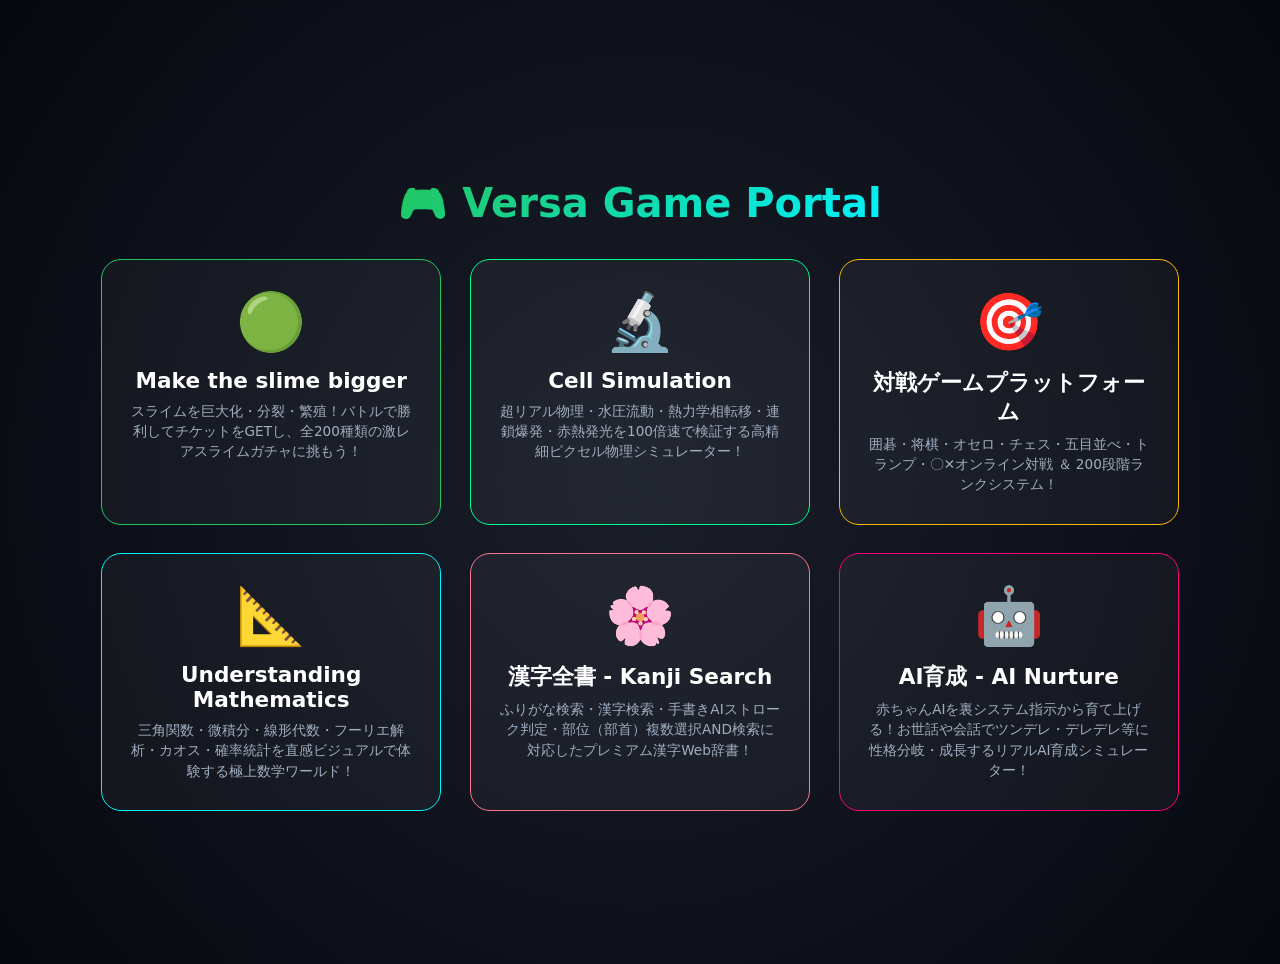
<file: index.html>
<!DOCTYPE html>
<html lang="ja">
<head>
  <meta charset="UTF-8">
  <meta name="viewport" content="width=device-width, initial-scale=1.0">
  <title>Versa Game Portal | オンラインゲーム ＆ シミュレーター ポータル</title>
  <link rel="icon" type="image/png" href="./favicon.png">
  <style>
    body {
      margin: 0; padding: 0;
      font-family: 'Inter', system-ui, sans-serif;
      background: #0b0e14;
      color: #fff;
      display: flex;
      flex-direction: column;
      align-items: center;
      justify-content: center;
      min-height: 100vh;
      background: radial-gradient(circle at center, #1a1e29 0%, #05080f 100%);
      padding: 2rem 1rem;
    }
    h1 {
      font-size: 2.5rem;
      background: linear-gradient(135deg, #22c55e, #00f2fe);
      -webkit-background-clip: text;
      -webkit-text-fill-color: transparent;
      margin-bottom: 2rem;
      text-align: center;
    }
    .portal-grid {
      display: grid;
      grid-template-columns: repeat(auto-fit, minmax(280px, 340px));
      gap: 1.8rem;
      width: 100%;
      max-width: 1200px;
      justify-content: center;
    }
    .card {
      background: rgba(255,255,255,0.04);
      border: 1px solid rgba(34, 197, 94, 0.3);
      border-radius: 20px;
      padding: 1.8rem;
      text-align: center;
      text-decoration: none;
      color: #fff;
      transition: all 0.3s ease;
      display: flex;
      flex-direction: column;
      align-items: center;
    }
    .card:hover {
      transform: translateY(-8px);
      border-color: #22c55e;
      box-shadow: 0 10px 30px rgba(34, 197, 94, 0.3);
      background: rgba(255,255,255,0.08);
    }
    .card-icon { font-size: 3.5rem; margin-bottom: 0.8rem; }
    .card-title { font-size: 1.35rem; font-weight: bold; margin-bottom: 0.5rem; }
    .card-desc { font-size: 0.85rem; color: #a0aec0; line-height: 1.5; }
  </style>
</head>
<body>
  <h1>🎮 Versa Game Portal</h1>
  <div class="portal-grid">
    <a href="SlimeBigger/index.html" class="card" style="border-color: #22c55e;">
      <div class="card-icon">🟢</div>
      <div class="card-title">Make the slime bigger</div>
      <div class="card-desc">スライムを巨大化・分裂・繁殖！バトルで勝利してチケットをGETし、全200種類の激レアスライムガチャに挑もう！</div>
    </a>
    <a href="CellSimulation/index.html" class="card" style="border-color: #00ff87;">
      <div class="card-icon">🔬</div>
      <div class="card-title">Cell Simulation</div>
      <div class="card-desc">超リアル物理・水圧流動・熱力学相転移・連鎖爆発・赤熱発光を100倍速で検証する高精細ピクセル物理シミュレーター！</div>
    </a>

    <a href="online-game-platform/index.html" class="card" style="border-color: #ffb703;">
      <div class="card-icon">🎯</div>
      <div class="card-title">対戦ゲームプラットフォーム</div>
      <div class="card-desc">囲碁・将棋・オセロ・チェス・五目並べ・トランプ・〇✕オンライン対戦 ＆ 200段階ランクシステム！</div>
    </a>
    <a href="UnderstandingMathematics/index.html" class="card" style="border-color: #00f3ff;">
      <div class="card-icon">📐</div>
      <div class="card-title">Understanding Mathematics</div>
      <div class="card-desc">三角関数・微積分・線形代数・フーリエ解析・カオス・確率統計を直感ビジュアルで体験する極上数学ワールド！</div>
    </a>
    <a href="KanjiSearch/index.html" class="card" style="border-color: #ff758c;">
      <div class="card-icon">🌸</div>
      <div class="card-title">漢字全書 - Kanji Search</div>
      <div class="card-desc">ふりがな検索・漢字検索・手書きAIストローク判定・部位（部首）複数選択AND検索に対応したプレミアム漢字Web辞書！</div>
    </a>
    <a href="AiNurture/index.html" class="card" style="border-color: #ff007f;">
      <div class="card-icon">🤖</div>
      <div class="card-title">AI育成 - AI Nurture</div>
      <div class="card-desc">赤ちゃんAIを裏システム指示から育て上げる！お世話や会話でツンデレ・デレデレ等に性格分岐・成長するリアルAI育成シミュレーター！</div>
    </a>
  </div>
</body>
</html>
</file>
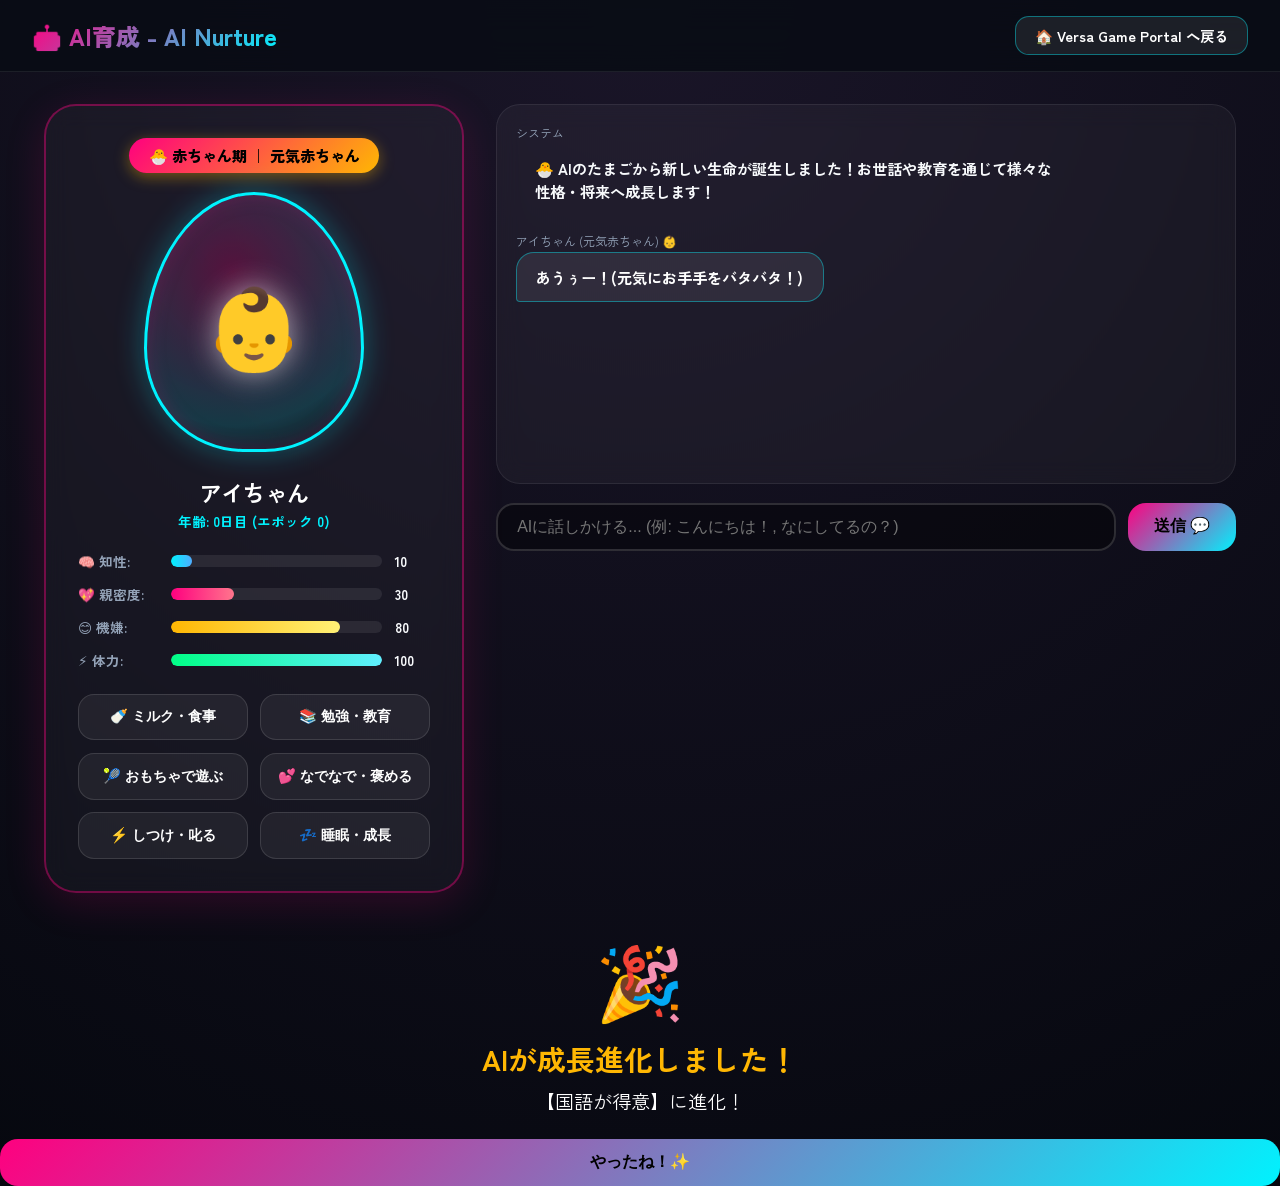
<file: AiNurture/index.html>
<!DOCTYPE html>
<html lang="ja">
<head>
  <meta charset="UTF-8">
  <meta name="viewport" content="width=device-width, initial-scale=1.0">
  <title>AI育成 - AI Nurture | 本物AI成長対話シミュレーター</title>
  <meta name="description" content="赤ちゃんAIから育成し、お世話・教育・会話を通じて性格や知性が分岐成長するリアルAIパートナー育成ゲーム。">
  
  <!-- Favicon -->
  <link rel="icon" type="image/png" href="./favicon.png">

  <!-- Google Fonts -->
  <link rel="preconnect" href="https://fonts.googleapis.com">
  <link rel="preconnect" href="https://fonts.gstatic.com" crossorigin>
  <link href="https://fonts.googleapis.com/css2?family=Fira+Code:wght@400;600&family=Inter:wght@400;600;700&family=Zen+Kaku+Gothic+New:wght@500;700;900&display=swap" rel="stylesheet">

  <link rel="stylesheet" href="style.css">
</head>
<body>

  <!-- Top Header Navigation -->
  <header class="top-header">
    <div class="brand-title">
      <span>🤖 AI育成 - AI Nurture</span>
    </div>
    <a href="../index.html" class="portal-link-btn">🏠 Versa Game Portal へ戻る</a>
  </header>

  <!-- Main Container -->
  <main class="main-container">

    <!-- Left Column: Egg Capsule & Avatar & Status & Actions -->
    <section class="egg-chamber">
      <!-- Stage Badge -->
      <div class="stage-badge" id="ai-stage-badge">🐣 赤ちゃん期 ｜ 元気赤ちゃん</div>

      <!-- Egg Pod Avatar -->
      <div class="egg-pod">
        <div class="ai-avatar-emoji" id="ai-avatar-emoji">👶</div>
      </div>

      <!-- AI Name & Age -->
      <div style="text-align: center; margin-bottom: 1.2rem;">
        <h2 id="ai-name" style="color: #fff; font-size: 1.4rem;">アイちゃん</h2>
        <span id="ai-epoch-text" style="font-size: 0.85rem; color: var(--accent-cyan); font-weight: 700;">年齢: 0日目 (エポック 0)</span>
      </div>

      <!-- Status Progress Bars -->
      <div class="status-bars-group">
        <div class="bar-row">
          <span class="bar-label">🧠 知性:</span>
          <div class="bar-bg"><div class="bar-fill fill-intel" id="bar-intel" style="width: 10%;"></div></div>
          <span id="val-intel" style="width: 35px;">10</span>
        </div>

        <div class="bar-row">
          <span class="bar-label">💖 親密度:</span>
          <div class="bar-bg"><div class="bar-fill fill-affec" id="bar-affec" style="width: 30%;"></div></div>
          <span id="val-affec" style="width: 35px;">30</span>
        </div>

        <div class="bar-row">
          <span class="bar-label">😊 機嫌:</span>
          <div class="bar-bg"><div class="bar-fill fill-mood" id="bar-mood" style="width: 80%;"></div></div>
          <span id="val-mood" style="width: 35px;">80</span>
        </div>

        <div class="bar-row">
          <span class="bar-label">⚡ 体力:</span>
          <div class="bar-bg"><div class="bar-fill fill-energy" id="bar-energy" style="width: 100%;"></div></div>
          <span id="val-energy" style="width: 35px;">100</span>
        </div>
      </div>

      <!-- 6大お世話アクションボタン群 -->
      <div class="actions-grid">
        <button class="act-btn" id="btn-act-feed">🍼 ミルク・食事</button>
        <button class="act-btn" id="btn-act-study">📚 勉強・教育</button>
        <button class="act-btn" id="btn-act-play">🎾 おもちゃで遊ぶ</button>
        <button class="act-btn pink" id="btn-act-pet">💕 なでなで・褒める</button>
        <button class="act-btn pink" id="btn-act-scold">⚡ しつけ・叱る</button>
        <button class="act-btn" id="btn-act-sleep">💤 睡眠・成長</button>
      </div>
    </section>

    <!-- Right Column: Interactive Chat -->
    <section class="chat-chamber">

      <!-- 対話チャットログ -->
      <div class="chat-history-box" id="chat-history-container">
        <!-- チャット吹き出しが動的生成されます -->
      </div>

      <!-- チャット入力メッセージバー -->
      <div class="chat-input-bar">
        <input type="text" id="chat-user-input" class="chat-input" placeholder="AIに話しかける... (例: こんにちは！, なにしてるの？)">
        <button class="send-btn" id="btn-send-chat">送信 💬</button>
      </div>

    </section>

  </main>

  <!-- 進化祝福ポップアップモーダル -->
  <div class="modal-overlay" id="modal-evolution">
    <div class="modal-card" style="text-align: center;">
      <div style="font-size: 4.5rem; margin-bottom: 0.5rem;" id="evo-modal-emoji">🎉</div>
      <h2 style="font-size: 1.8rem; color: var(--accent-gold); margin-bottom: 0.5rem;" id="evo-modal-title">AIが成長進化しました！</h2>
      <p style="font-size: 1.2rem; color: #fff; margin-bottom: 1.5rem;" id="evo-modal-desc">【国語が得意】に進化！</p>
      <button class="send-btn" id="btn-close-evo-modal" style="width: 100%; padding: 0.8rem;">やったね！✨</button>
    </div>
  </div>

  <!-- JavaScript Modules -->
  <script type="module" src="js/app.js"></script>
</body>
</html>
</file>
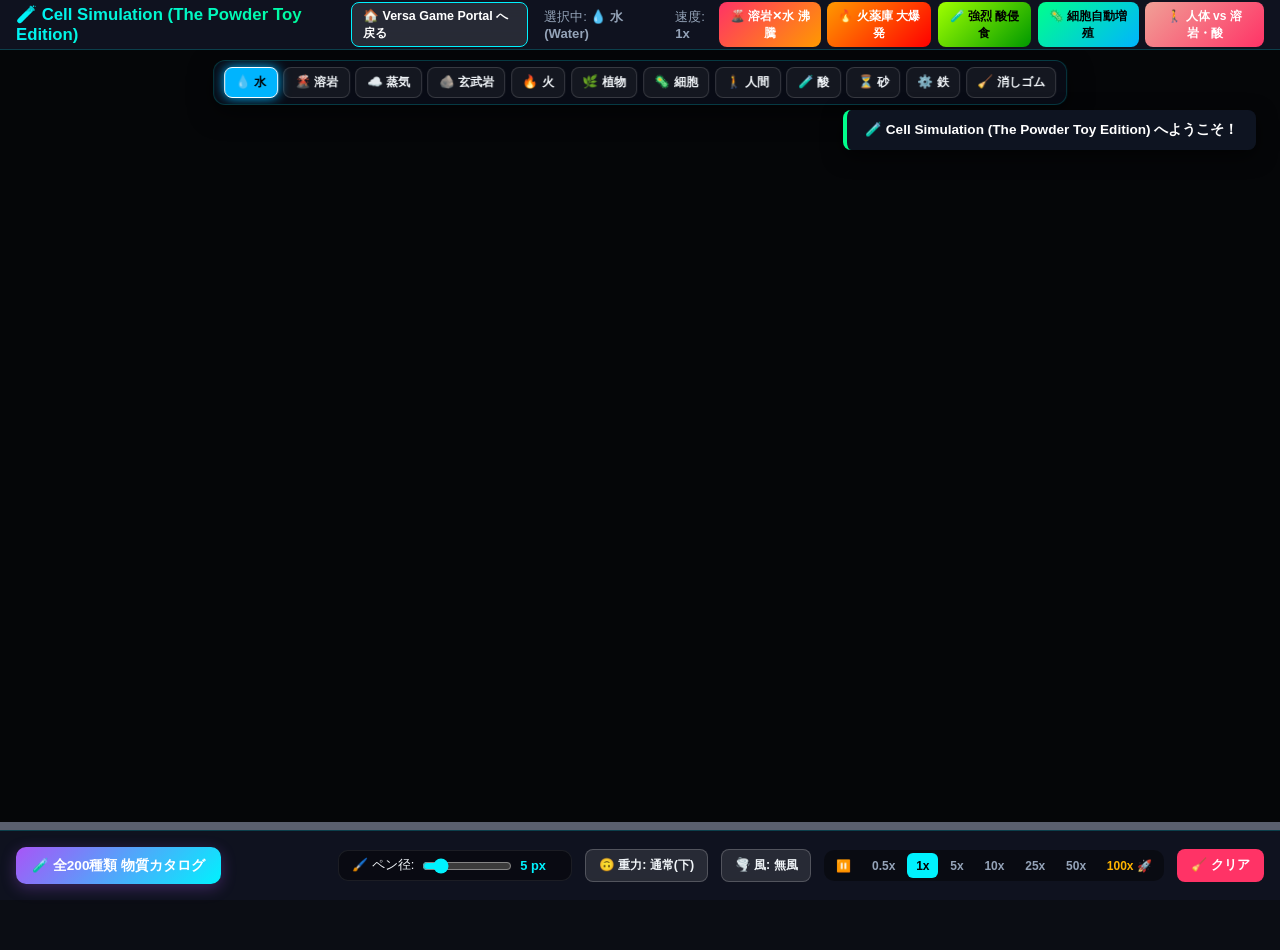
<file: CellSimulation/index.html>
<!DOCTYPE html>
<html lang="ja">
<head>
  <meta charset="UTF-8">
  <meta name="viewport" content="width=device-width, initial-scale=1.0">
  <title>Cell Simulation | The Powder Toy型 超リアルピクセル物理シミュレーター</title>
  <meta name="description" content="溶岩、水、水蒸気、熱量相転移、重力、化学反応、生きている細胞、人間組織をリアルタイムに体験できる本格ピクセル物理サンドボックスシミュレーター。">
  <link rel="icon" type="image/png" href="./favicon.png">
  <link rel="stylesheet" href="style.css">
</head>
<body>

  <!-- トップステータス ＆ 実験ヘッダー -->
  <div class="header-bar">
    <div class="header-left">
      <span class="app-title">🧪 Cell Simulation (The Powder Toy Edition)</span>
      <a href="../index.html" class="portal-link">🏠 Versa Game Portal へ戻る</a>
      <span class="status-info">
        選択中: <strong id="current-selected-material-display">💧 水 (Water)</strong>
      </span>
      <span class="status-info">
        速度: <strong id="current-time-speed-display">1x</strong>
      </span>
    </div>

    <!-- リアル実験プリセットボタン群 (※alert不使用) -->
    <div class="preset-buttons">
      <button id="btn-preset-lava-water" class="preset-btn btn-lava">🌋 溶岩✕水 沸騰</button>
      <button id="btn-preset-explosion" class="preset-btn btn-fire">🔥 火薬庫 大爆発</button>
      <button id="btn-preset-acid-corrosion" class="preset-btn btn-acid">🧪 強烈 酸侵食</button>
      <button id="btn-preset-cell-growth" class="preset-btn btn-cell">🦠 細胞自動増殖</button>
      <button id="btn-preset-human-burn" class="preset-btn btn-human">🚶 人体 vs 溶岩・酸</button>
    </div>
  </div>

  <!-- フルピクセル物理キャンバス -->
  <canvas id="sim-canvas"></canvas>

  <!-- クイック元素・物質選択パレット (The Powder Toy スタイル) -->
  <div class="quick-element-bar">
    <button class="elem-btn active" data-id="1" style="--btn-color: #00b4fe;">💧 水</button>
    <button class="elem-btn" data-id="2" style="--btn-color: #ff3c00;">🌋 溶岩</button>
    <button class="elem-btn" data-id="28" style="--btn-color: #c8dcff;">☁️ 蒸気</button>
    <button class="elem-btn" data-id="21" style="--btn-color: #5a5f6e;">🪨 玄武岩</button>
    <button class="elem-btn" data-id="38" style="--btn-color: #ffb400;">🔥 火</button>
    <button class="elem-btn" data-id="36" style="--btn-color: #28c85a;">🌿 植物</button>
    <button class="elem-btn" data-id="33" style="--btn-color: #00ff8c;">🦠 細胞</button>
    <button class="elem-btn" data-id="34" style="--btn-color: #f0a096;">🚶 人間</button>
    <button class="elem-btn" data-id="4" style="--btn-color: #a0ff00;">🧪 酸</button>
    <button class="elem-btn" data-id="13" style="--btn-color: #ebc373;">⏳ 砂</button>
    <button class="elem-btn" data-id="22" style="--btn-color: #8c96a5;">⚙️ 鉄</button>
    <button class="elem-btn" data-id="0" style="--btn-color: #ff4757;">🧹 消しゴム</button>
  </div>

  <!-- カスタムエレガントトースト通知 (※alertは一切不使用) -->
  <div id="custom-toast" class="custom-toast-notification"></div>

  <!-- 画面下部 メニューバー (ツール ＆ タイムコントロール) -->
  <div class="powder-toolbar-bottom">
    
    <!-- 「🧪 全物質」ボタン (200種類カタログオープン) -->
    <button id="btn-open-material-catalog" class="btn-open-materials">
      🧪 全200種類 物質カタログ
    </button>

    <!-- ツールボックス (ペン径 1~30px, 重力逆転, 風吹き, タイムコントロール, 清掃) -->
    <div class="toolbar-actions">
      <!-- ペンサイズ (1px 〜 30px) -->
      <div class="tool-group">
        <span>🖌️ ペン径:</span>
        <input type="range" id="slider-brush-size" min="1" max="30" value="5">
        <span id="brush-size-val">5 px</span>
      </div>

      <!-- 重力逆転 -->
      <button id="btn-toggle-gravity" class="tool-btn">🙃 重力: 通常(下)</button>

      <!-- 風吹き -->
      <button id="btn-toggle-wind" class="tool-btn">🌪️ 風: 無風</button>

      <!-- タイムコントロール (0x, 0.5x, 1x, 5x, 10x, 25x, 50x, 100x) -->
      <div class="time-control-group">
        <button class="time-btn" data-speed="0">⏸️</button>
        <button class="time-btn" data-speed="0.5">0.5x</button>
        <button class="time-btn active" data-speed="1">1x</button>
        <button class="time-btn" data-speed="5">5x</button>
        <button class="time-btn" data-speed="10">10x</button>
        <button class="time-btn" data-speed="25">25x</button>
        <button class="time-btn" data-speed="50">50x</button>
        <button class="time-btn" data-speed="100" style="color:var(--accent-gold);">100x 🚀</button>
      </div>

      <!-- 清掃 -->
      <button id="btn-clear-canvas" class="btn-clear">🧹 クリア</button>
    </div>

  </div>

  <!-- モーダル: 全200種類 物質カタログ ＆ 検索 -->
  <div id="modal-material-catalog" class="modal-overlay">
    <div class="modal-content">
      <div class="modal-header">
        <h3>🧪 物質・元素カタログ (全200種類)</h3>
        <button class="modal-close-btn">&times;</button>
      </div>

      <!-- 検索入力窓 -->
      <input type="text" id="catalog-search-input" class="catalog-search-bar" placeholder="🔍 物質名・キーワードで検索 (例: 水, 鉄, 酸, 溶岩, 細胞, 火, 人間, ダイヤモンド...)">

      <!-- カテゴリタブ -->
      <div class="catalog-cat-tabs">
        <div class="catalog-cat-tab active" data-cat="ALL">すべて</div>
        <div class="catalog-cat-tab" data-cat="液体">💧 液体</div>
        <div class="catalog-cat-tab" data-cat="固形">🪨 固形・金属</div>
        <div class="catalog-cat-tab" data-cat="粉末">⏳ 粉末</div>
        <div class="catalog-cat-tab" data-cat="気体">☁️ 気体</div>
        <div class="catalog-cat-tab" data-cat="生命">🦠 生命・有機組織</div>
        <div class="catalog-cat-tab" data-cat="エネルギー">🔥 エネルギー</div>
      </div>

      <div id="catalog-count-info" class="catalog-count">表示中: 200 / 200 種類</div>

      <!-- 200種類物質カードグリッド -->
      <div id="catalog-materials-grid" class="catalog-grid"></div>
    </div>
  </div>

  <!-- スクリプト統合 -->
  <script src="js/elements_database.js"></script>
  <script src="js/audio.js"></script>
  <script src="js/sandbox_engine.js"></script>
  <script src="js/app.js"></script>
</body>
</html>
</file>
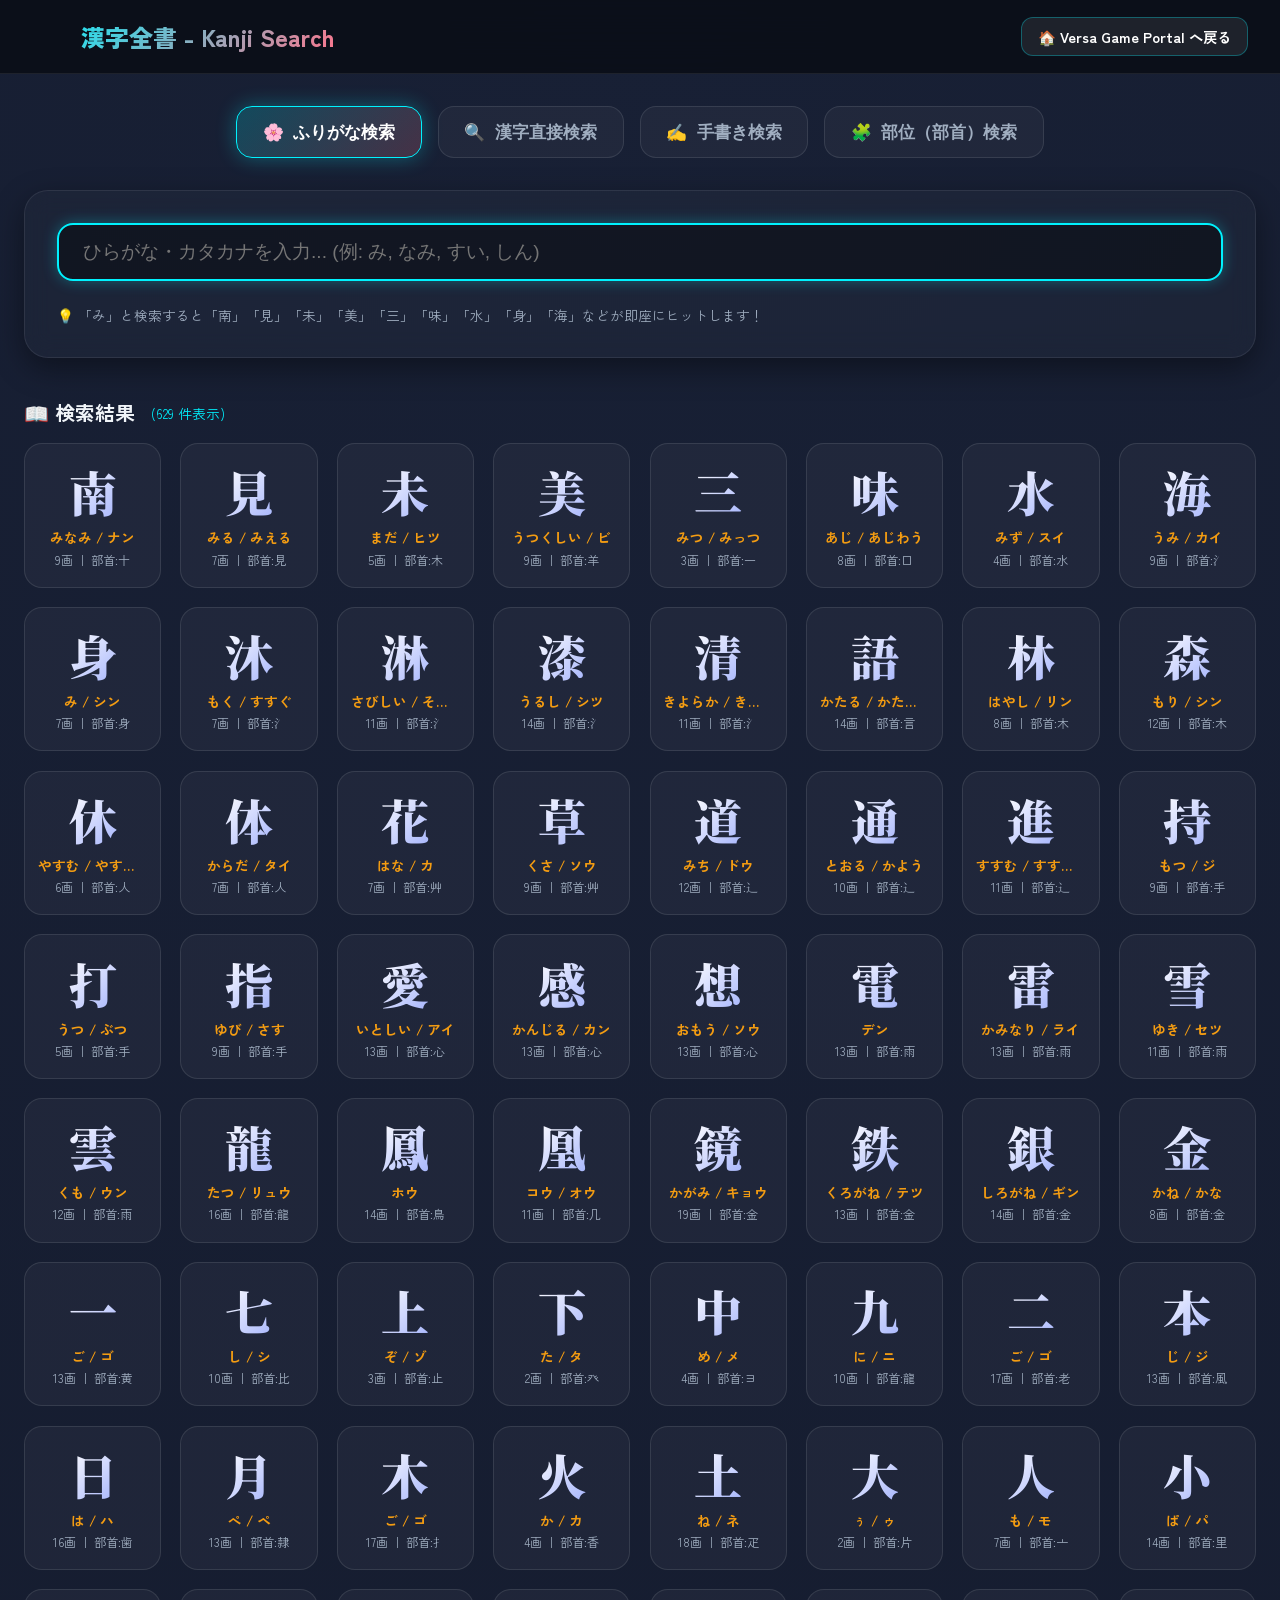
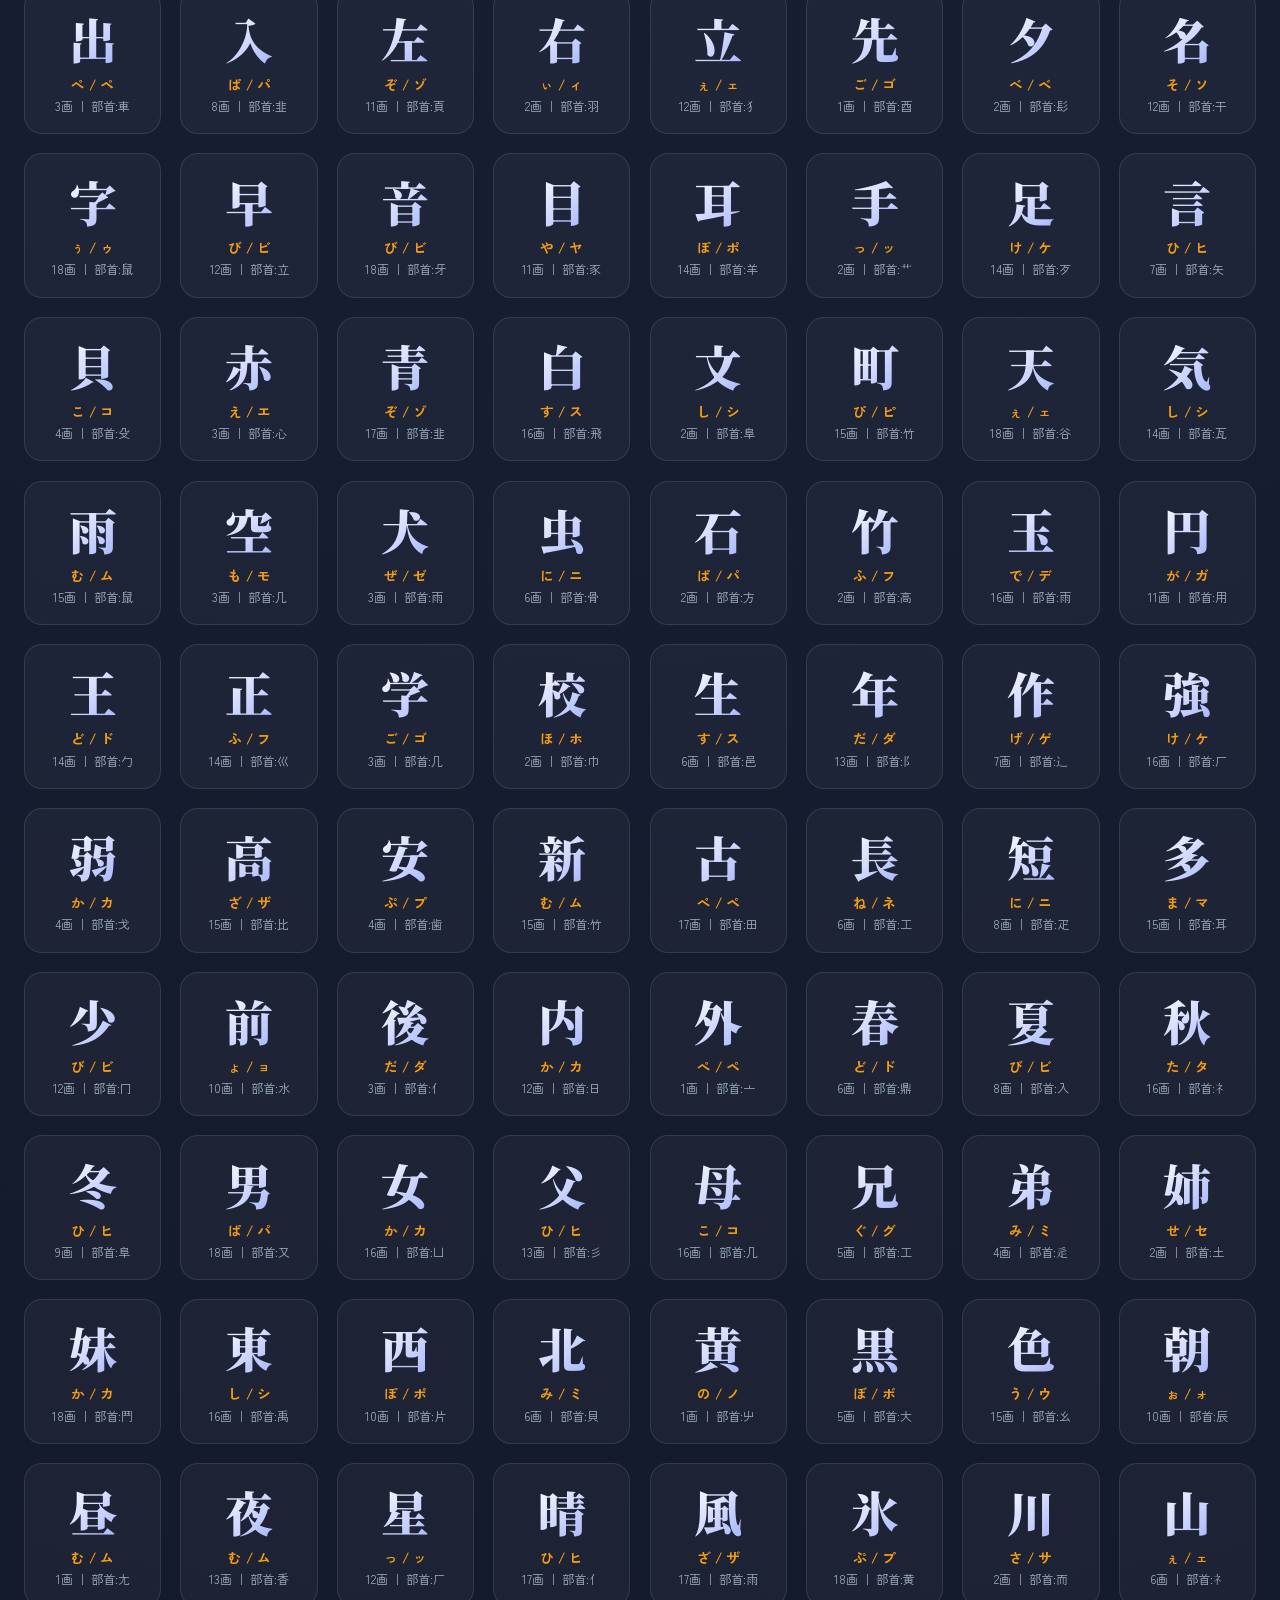
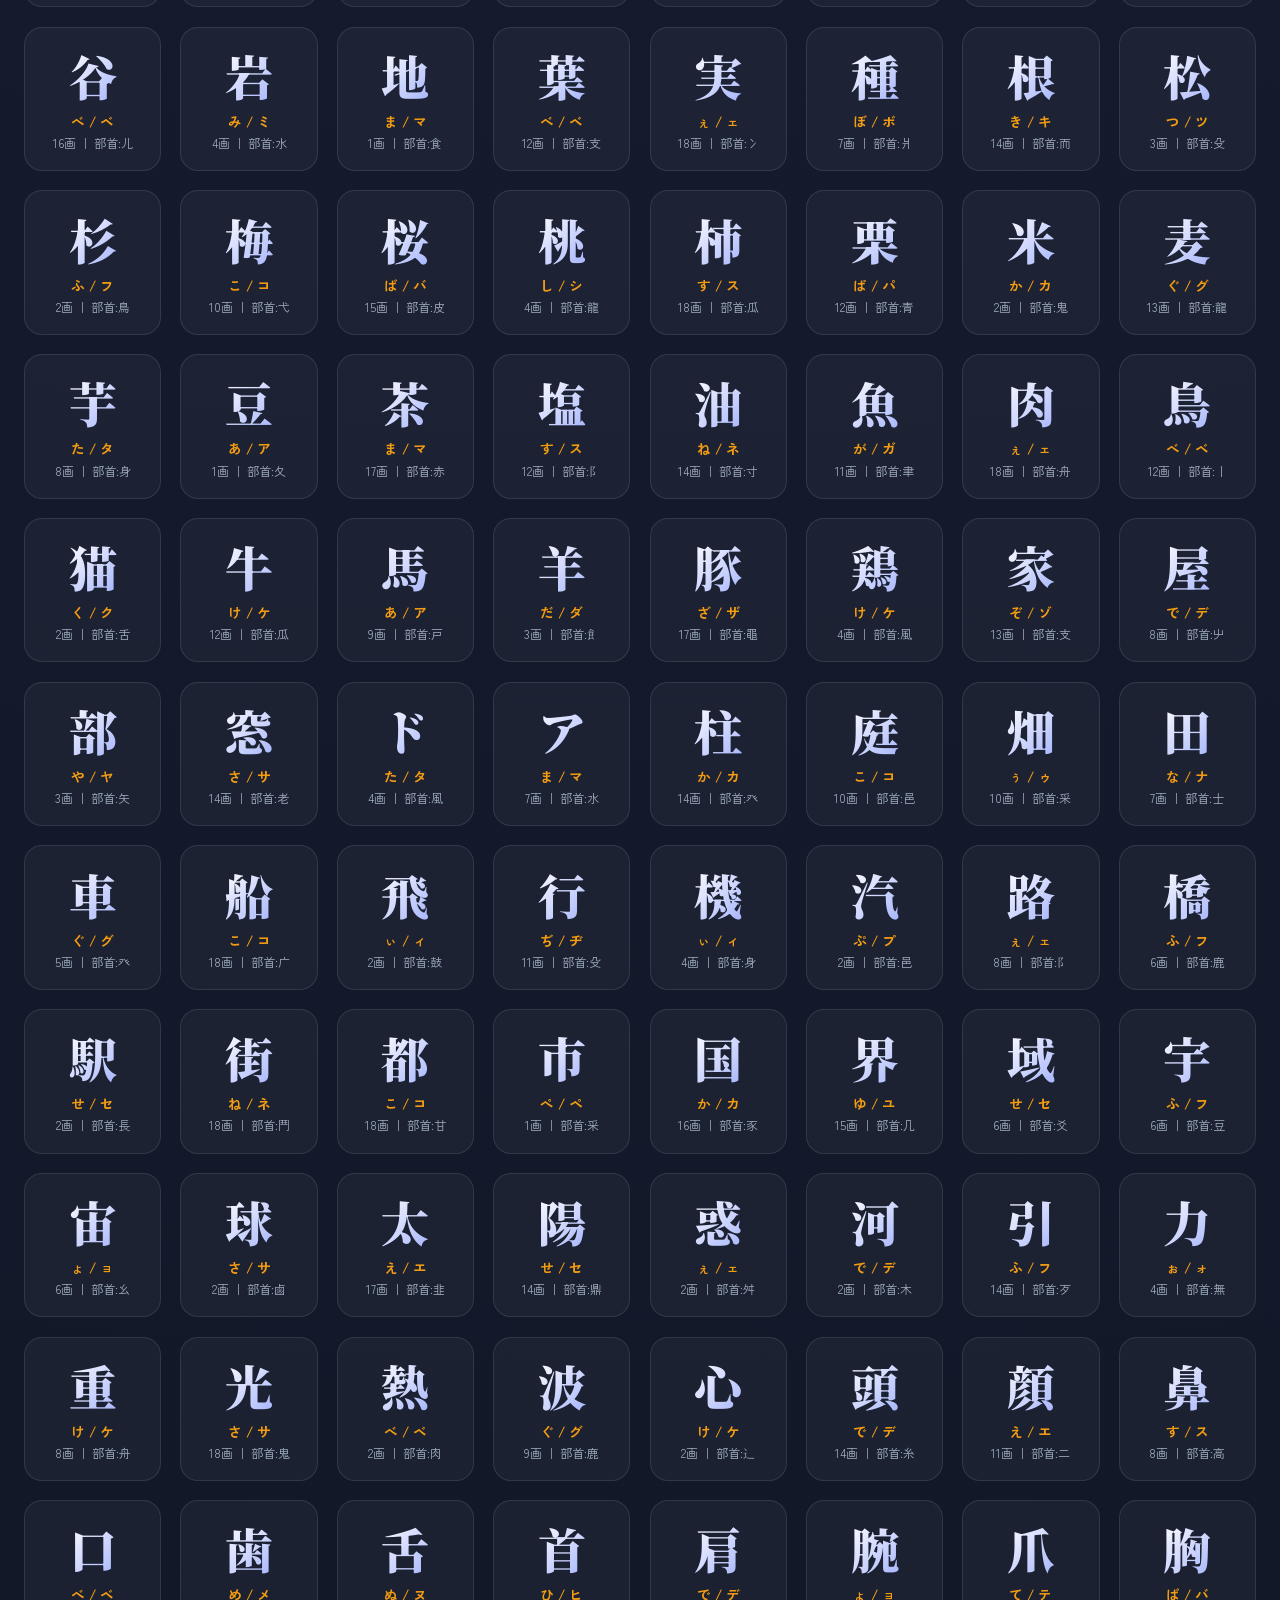
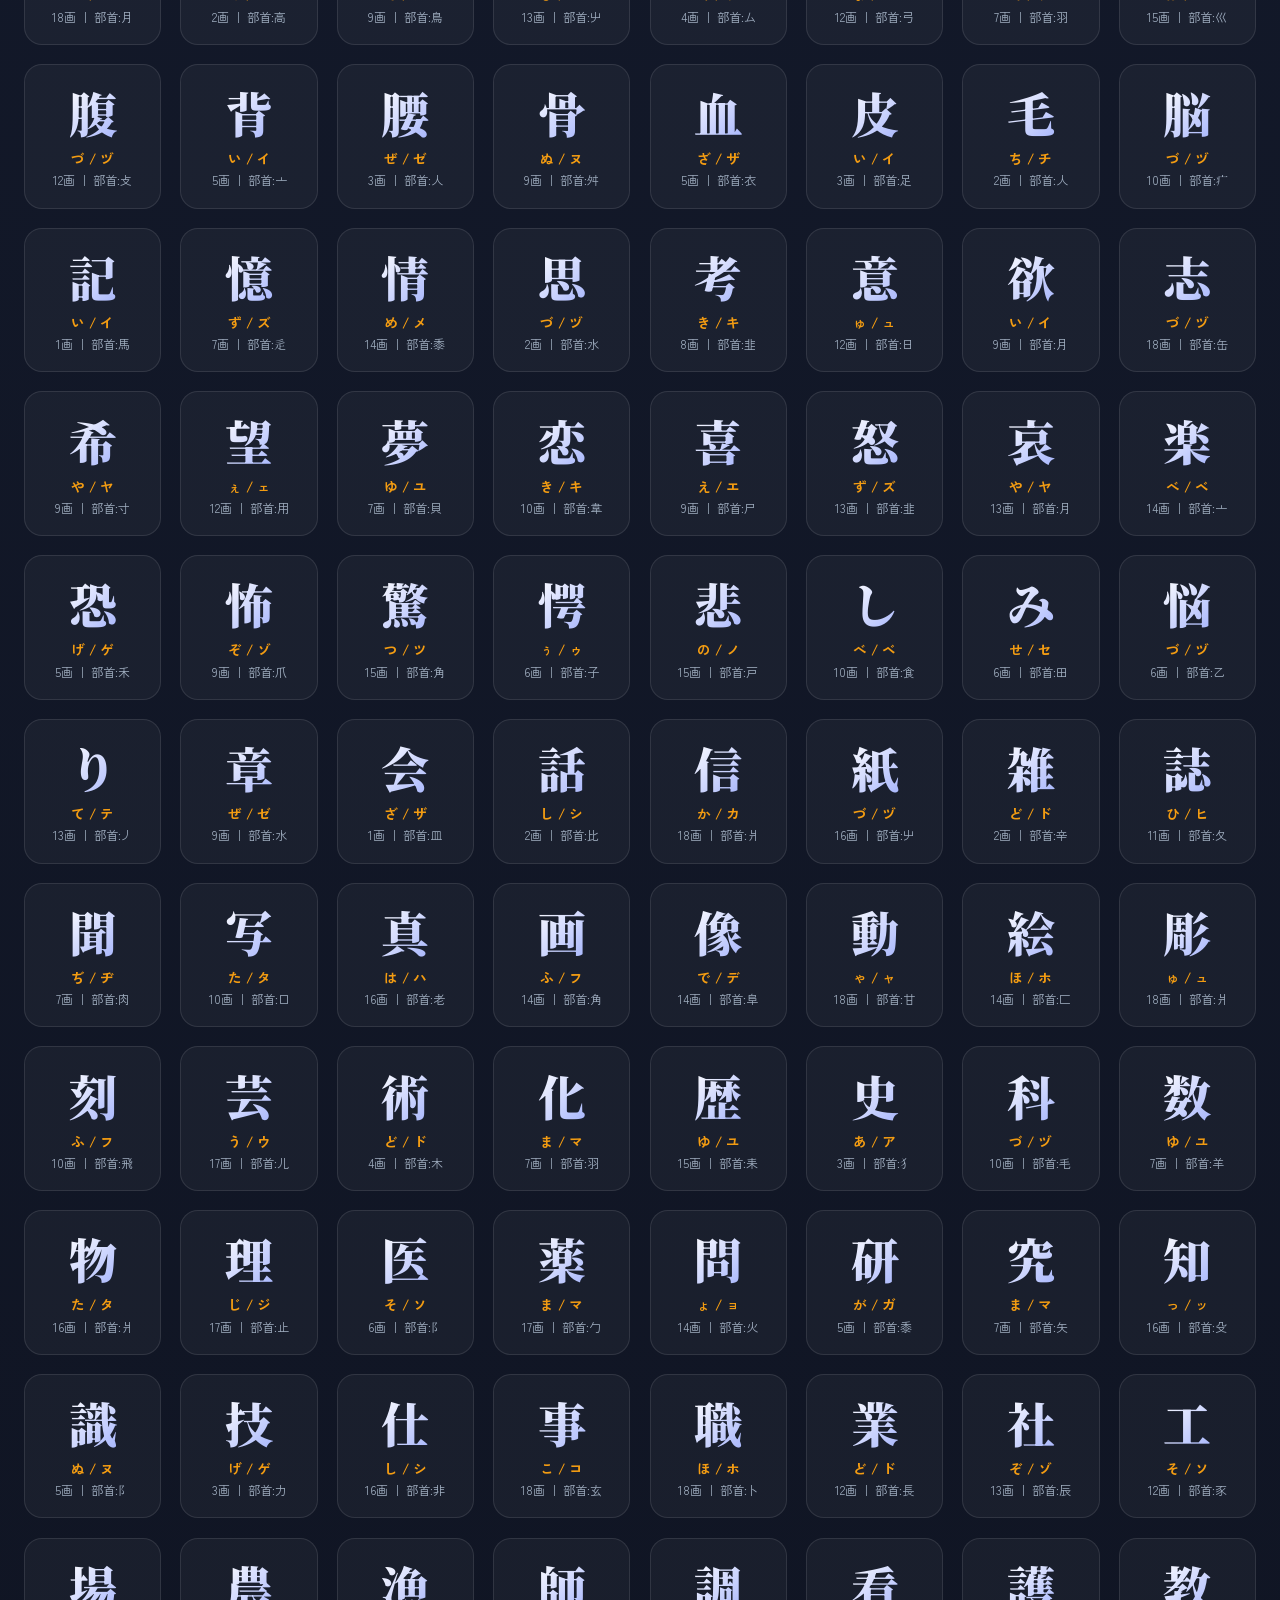
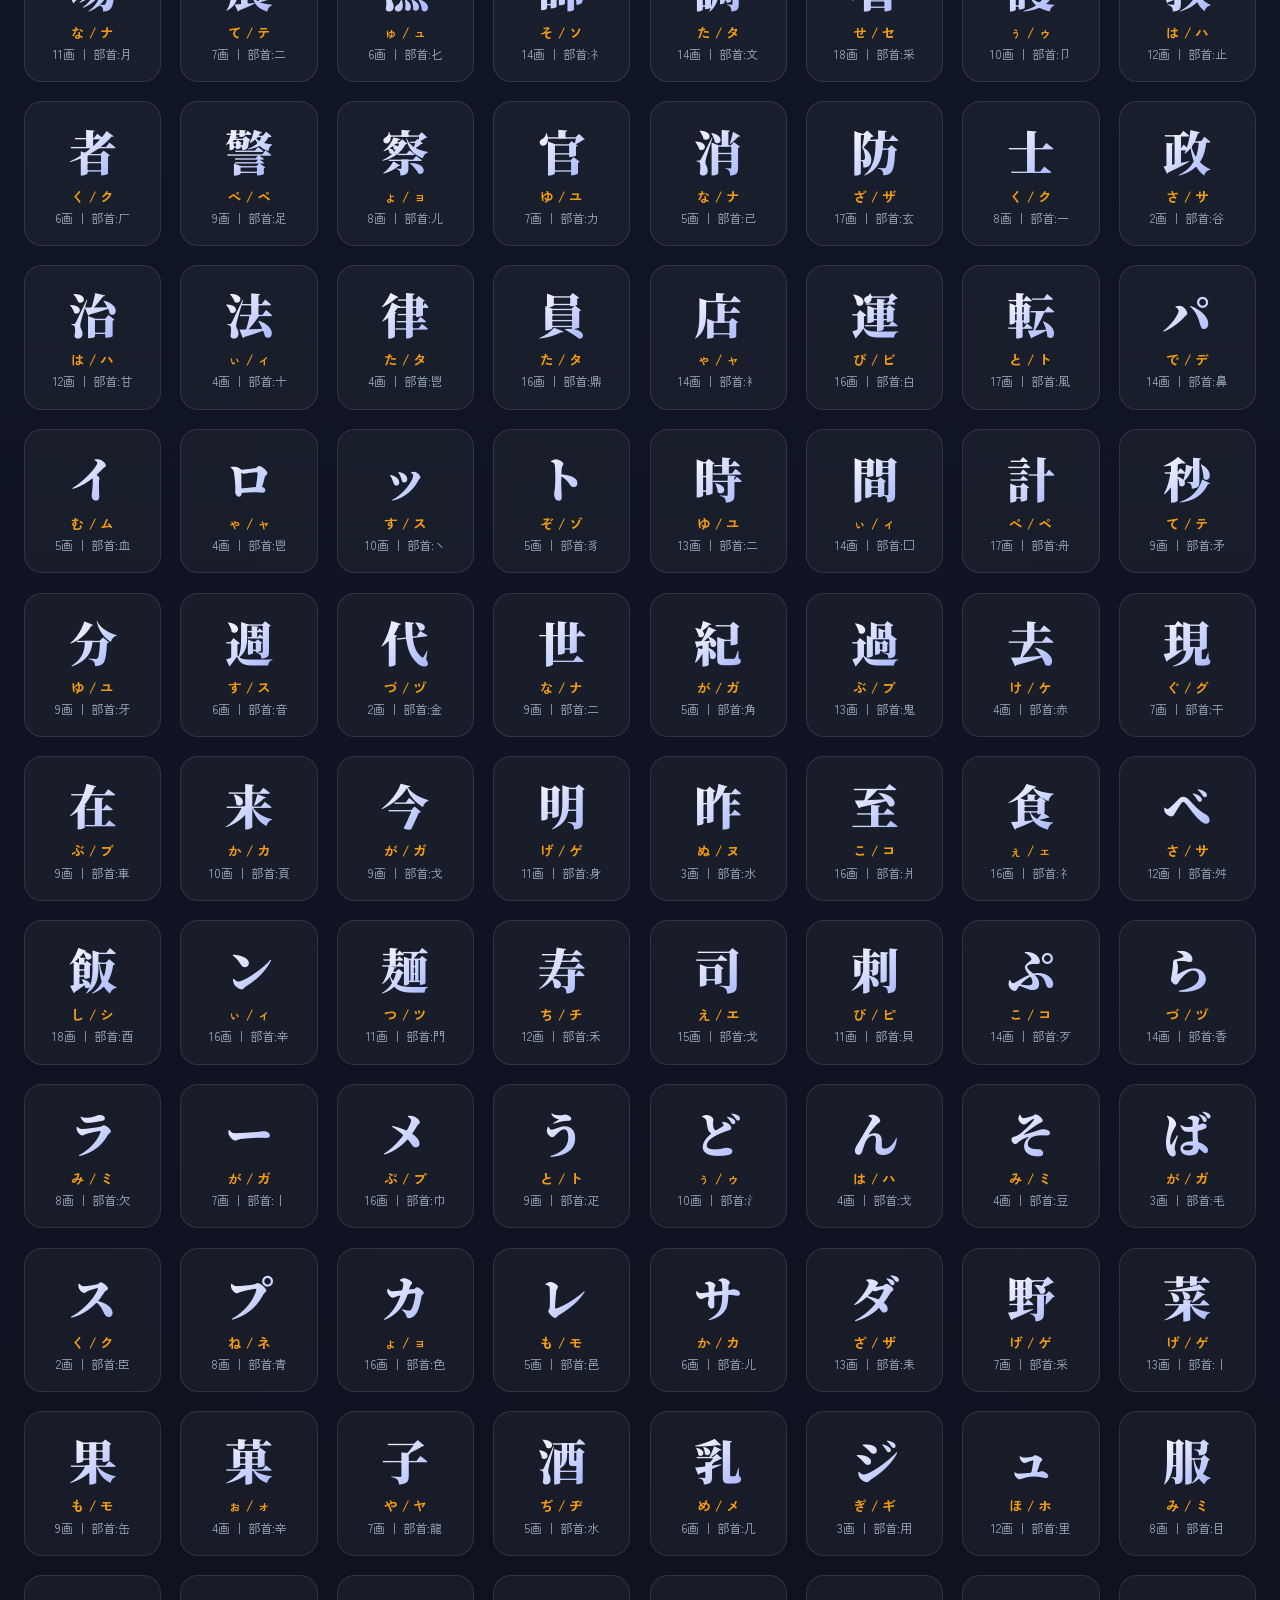
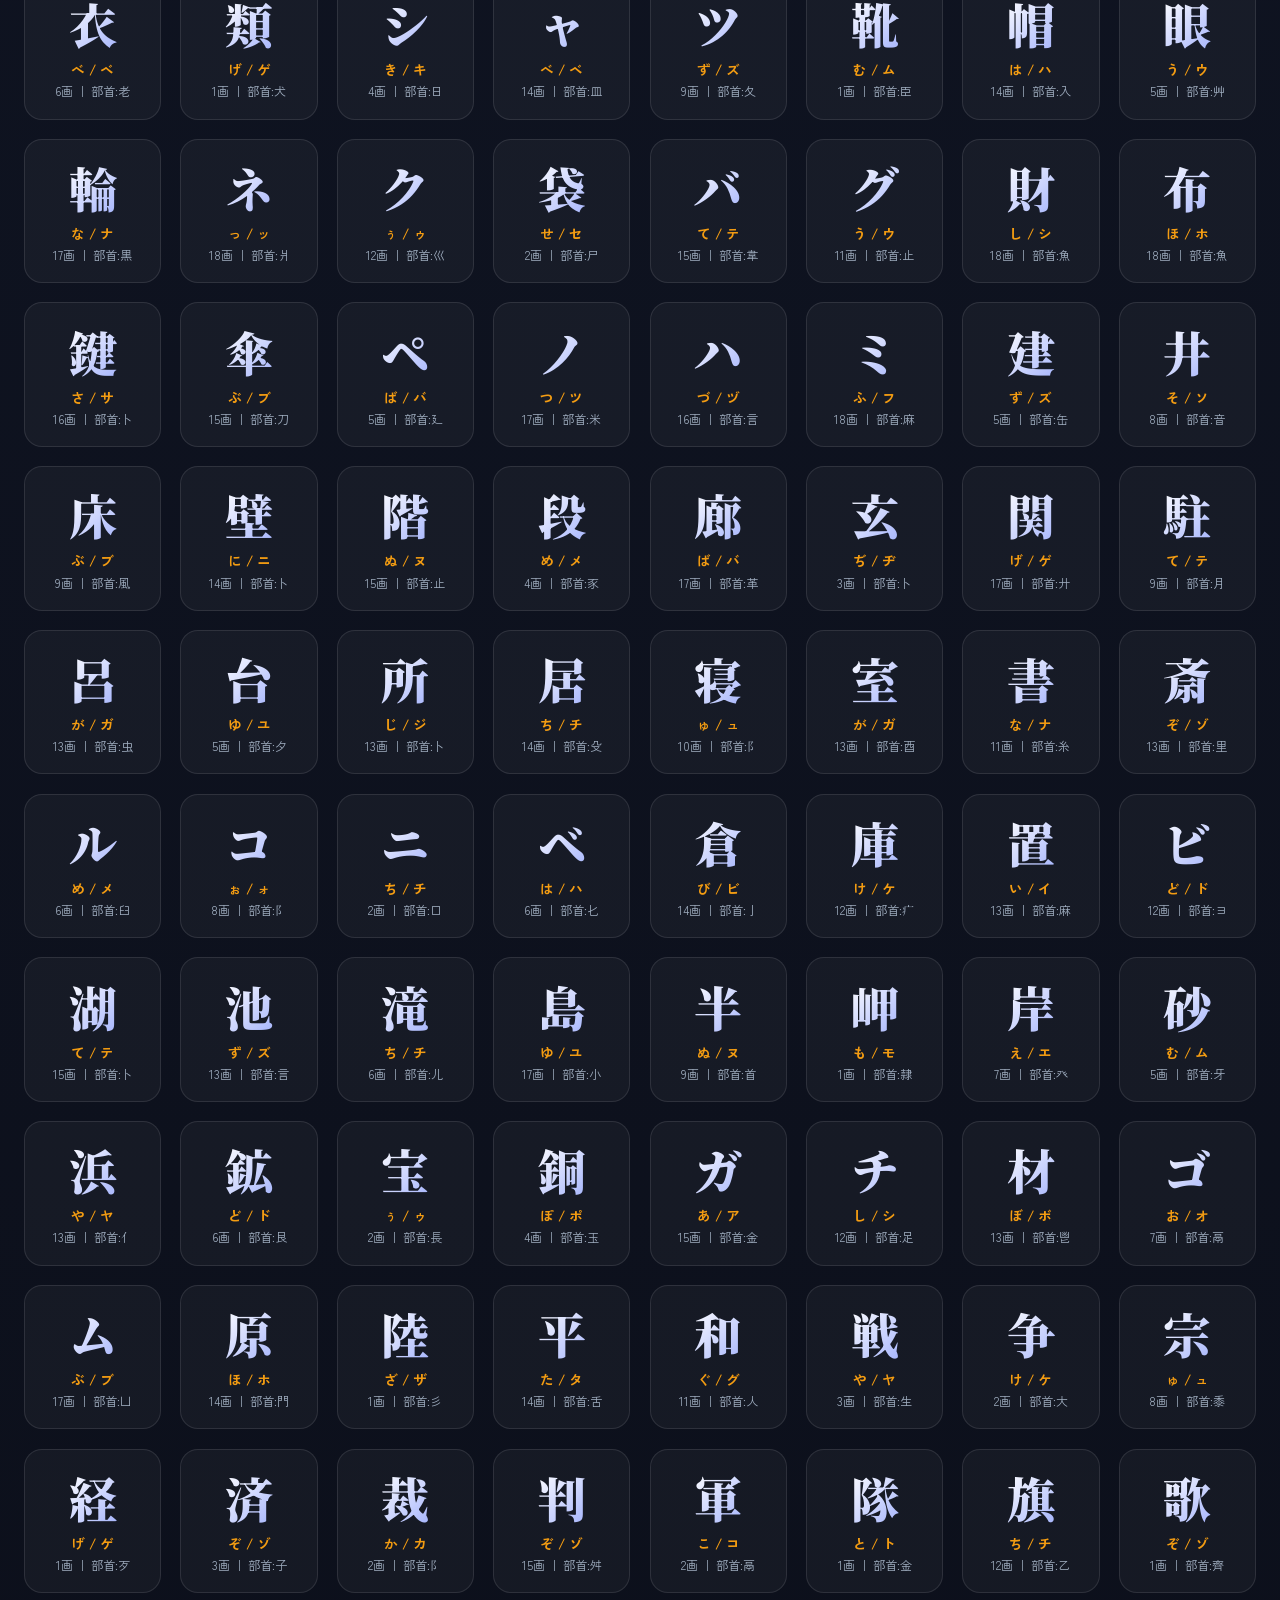
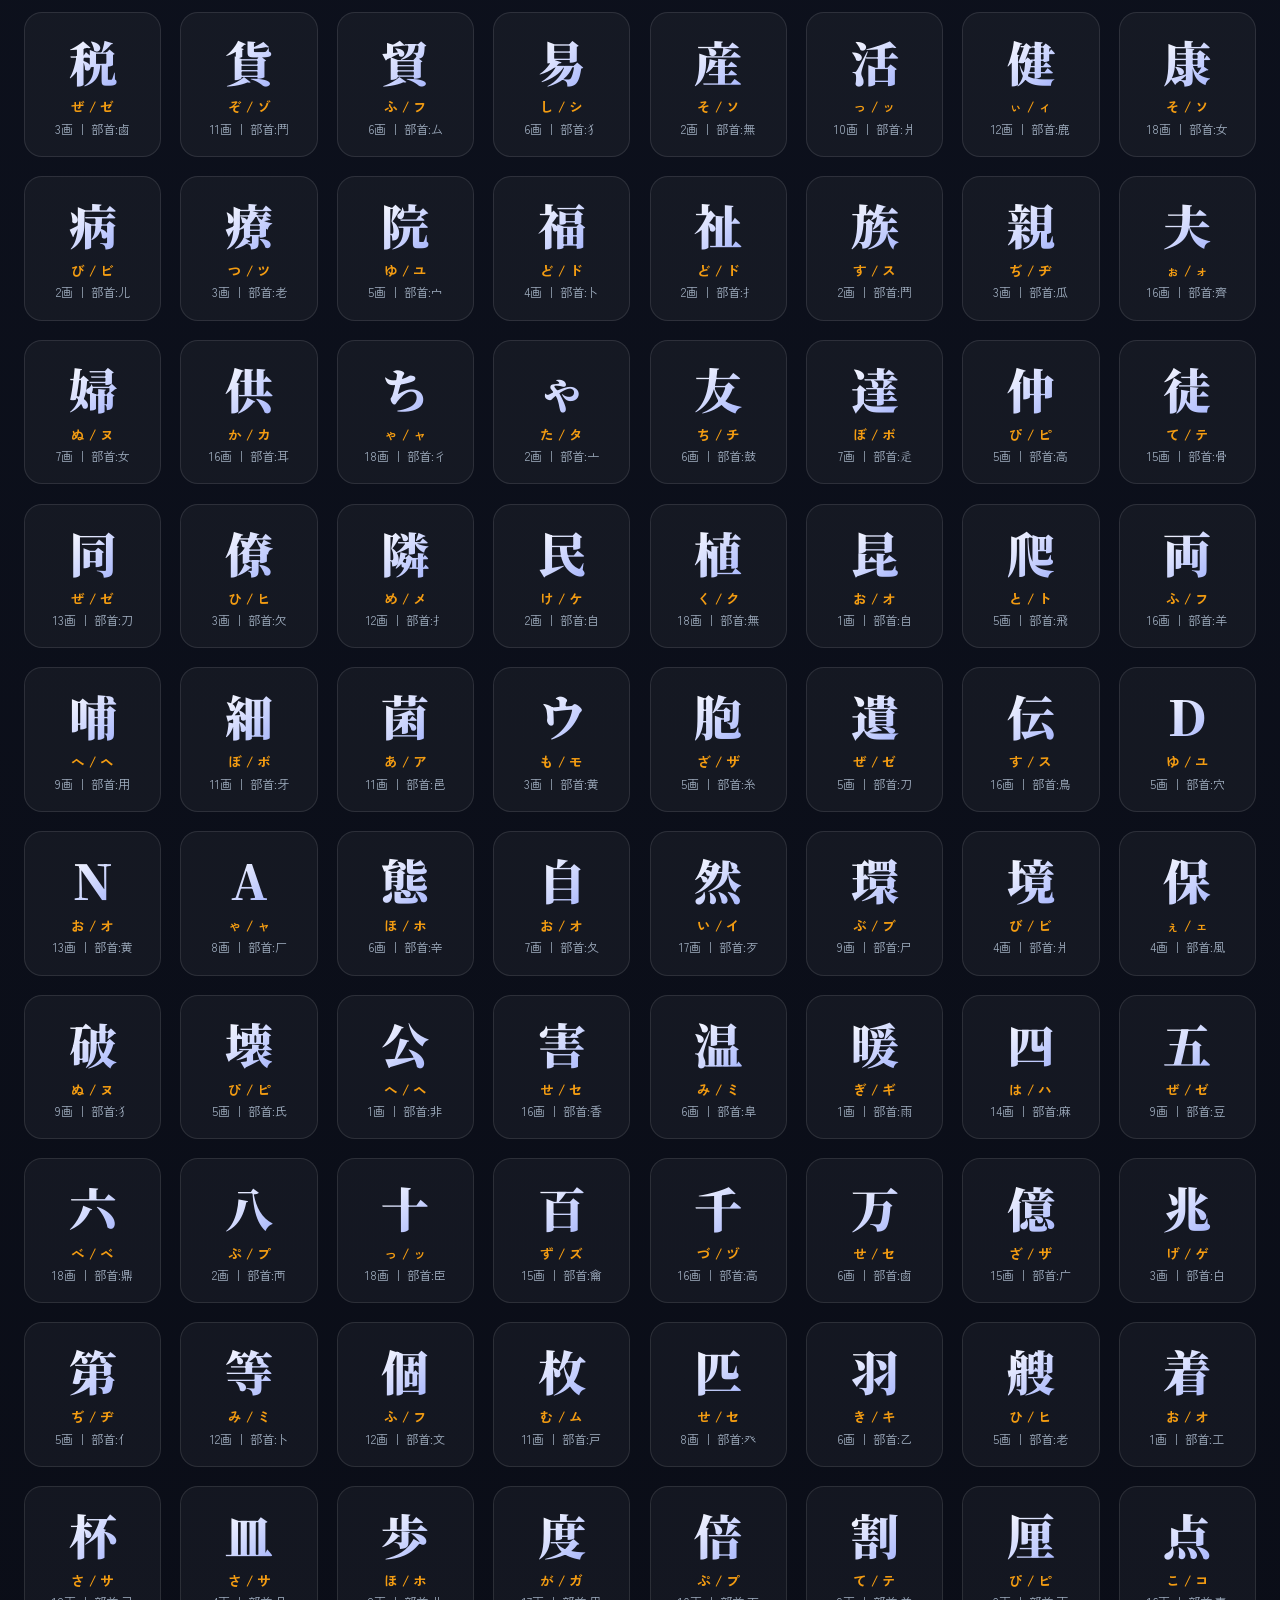
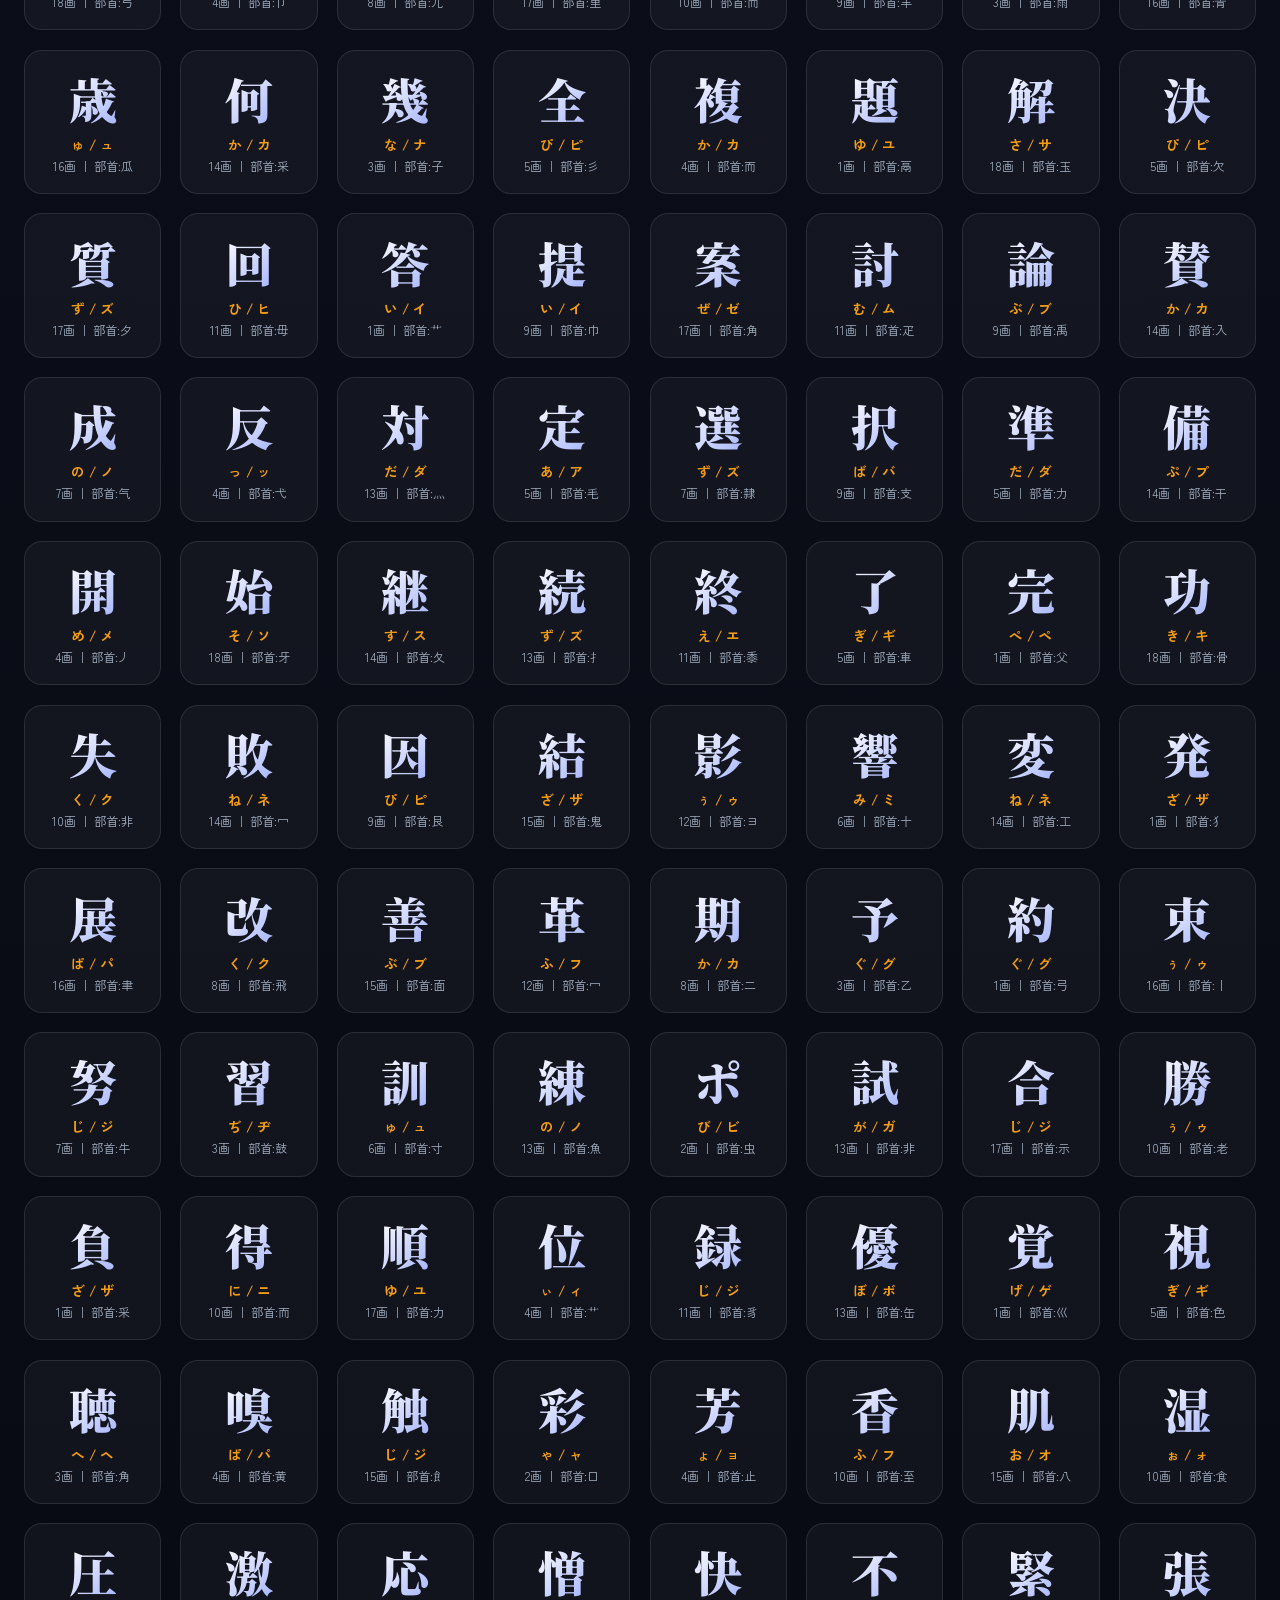
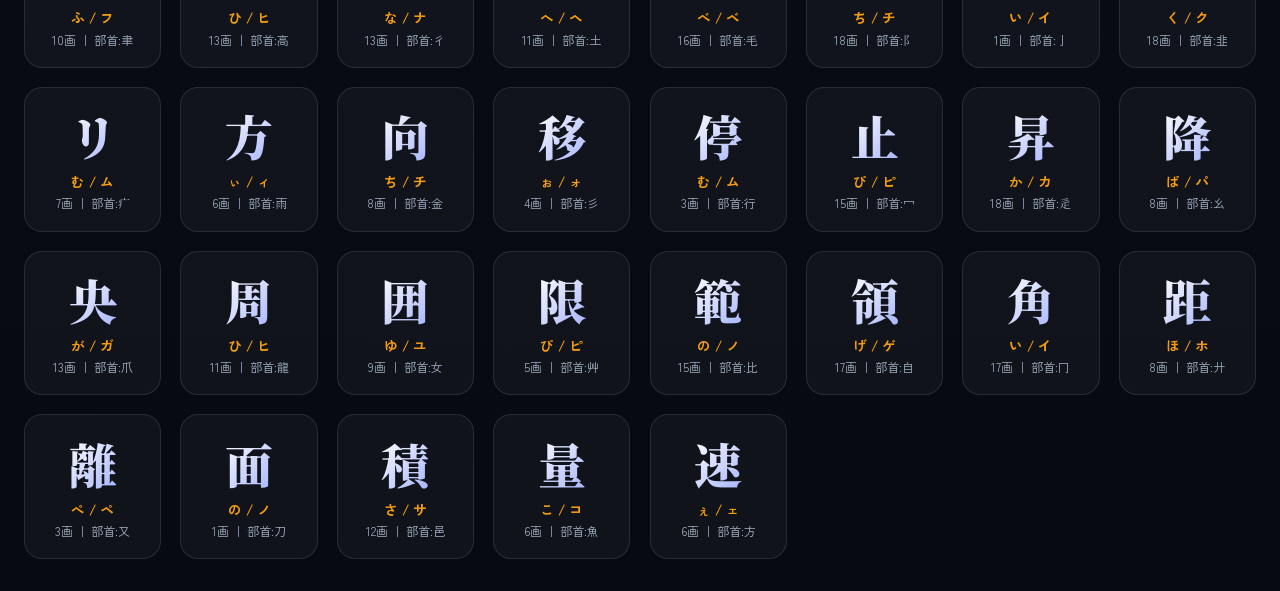
<file: KanjiSearch/index.html>
<!DOCTYPE html>
<html lang="ja">
<head>
  <meta charset="UTF-8">
  <meta name="viewport" content="width=device-width, initial-scale=1.0">
  <title>漢字全書 - Kanji Search | 4大検索システム搭載 漢字マスター百科</title>
  <meta name="description" content="ふりがな検索、漢字直接検索、手書きAIストローク検索、部位（部首）複数選択AND検索に対応したプレミアム漢字検索Webアプリケーション。">
  
  <!-- Favicon -->
  <link rel="icon" type="image/png" href="./favicon.png">

  <!-- Google Fonts -->
  <link rel="preconnect" href="https://fonts.googleapis.com">
  <link rel="preconnect" href="https://fonts.gstatic.com" crossorigin>
  <link href="https://fonts.googleapis.com/css2?family=Fira+Code:wght@400;600&family=Inter:wght@400;600;700&family=Noto+Serif+JP:wght@600;900&family=Zen+Kaku+Gothic+New:wght@500;700;900&display=swap" rel="stylesheet">

  <link rel="stylesheet" href="style.css">
</head>
<body>

  <!-- Top Navigation Header -->
  <header class="top-navbar">
    <div class="brand-title">
      <span class="brand-icon">🌸</span>
      <span>漢字全書 - Kanji Search</span>
    </div>
    <a href="../index.html" class="portal-link-btn">🏠 Versa Game Portal へ戻る</a>
  </header>

  <!-- Main Content Wrapper -->
  <main class="main-wrapper">

    <!-- 4大検索モード切替タブ -->
    <nav class="search-mode-tabs">
      <button class="mode-tab active" data-tab="yomi">
        <span>🌸</span> ふりがな検索
      </button>
      <button class="mode-tab" data-tab="kanji">
        <span>🔍</span> 漢字直接検索
      </button>
      <button class="mode-tab" data-tab="handwriting">
        <span>✍️</span> 手書き検索
      </button>
      <button class="mode-tab" data-tab="parts">
        <span>🧩</span> 部位（部首）検索
      </button>
    </nav>

    <!-- 1. ふりがな検索パネル -->
    <section class="mode-panel active" id="panel-yomi">
      <div class="search-bar-container">
        <input type="text" id="input-yomi" class="search-input" placeholder="ひらがな・カタカナを入力... (例: み, なみ, すい, しん)" autofocus>
      </div>
      <div style="font-size: 0.85rem; color: var(--text-sub);">
        💡 「み」と検索すると「南」「見」「未」「美」「三」「味」「水」「身」「海」などが即座にヒットします！
      </div>
    </section>

    <!-- 2. 漢字直接検索パネル -->
    <section class="mode-panel" id="panel-kanji">
      <div class="search-bar-container">
        <input type="text" id="input-kanji" class="search-input" placeholder="調べたい漢字を入力... (例: 南, 見, 龍, 漆)">
      </div>
      <div style="font-size: 0.85rem; color: var(--text-sub);">
        💡 読み方や使い方がわからない漢字をそのまま入力して、音訓読み・部首・成り立ち・熟語例を検索できます。
      </div>
    </section>

    <!-- 3. 手書き検索パネル -->
    <section class="mode-panel" id="panel-handwriting">
      <div class="handwriting-area">
        <div class="canvas-box">
          <canvas id="handwriting-canvas" width="320" height="320"></canvas>
          <div class="canvas-controls">
            <button class="btn-ctrl" id="btn-hw-clear">🧹 クリア</button>
            <button class="btn-ctrl" id="btn-hw-undo">↩️ 1画戻す</button>
          </div>
        </div>
        <div style="flex: 1; min-width: 260px;">
          <h3 style="color: var(--accent-cyan); margin-bottom: 0.8rem;">✍️ リアルタイム手書きストロークAI判定</h3>
          <p style="font-size: 0.9rem; color: var(--text-sub); line-height: 1.6;">
            左側の黒い枠内にマウスや指で漢字を書いてみてください。<br>
            書いた画数（線の本数）や縦横の幾何ベクトルを自動抽出し、ピッタリ一致する本命漢字から順に候補（最大120件）をリストアップします！
          </p>
        </div>
      </div>
    </section>

    <!-- 4. 部位（部首）検索パネル -->
    <section class="mode-panel" id="panel-parts">
      <div class="parts-selection-area">
        <div class="selected-parts-bar">
          <span style="font-weight: 700; color: var(--accent-gold);">選択中パーツ (AND検索):</span>
          <div class="selected-parts-list" id="selected-parts-container">
            <span style="font-size: 0.85rem; color: var(--text-sub);">（下の部位ボタンをタップして選択してください）</span>
          </div>
        </div>

        <div style="display: flex; gap: 1rem; align-items: center;">
          <input type="text" id="filter-parts-input" class="search-input" placeholder="部位をフィルター... (例: 水, 木, 氵, ⻌)" style="padding: 0.6rem 1rem; font-size: 0.95rem;">
          <button class="btn-ctrl" id="btn-clear-parts">選択全解除</button>
        </div>

        <div class="parts-grid-container" id="parts-master-grid">
          <!-- 部位ボタンが画数カテゴリ別に動的描画されます -->
        </div>
      </div>
    </section>

    <!-- 検索結果セクション -->
    <section class="results-section">
      <div class="results-section-title">
        <span>📖 検索結果</span>
        <span id="results-count-badge" style="font-size: 0.85rem; color: var(--accent-cyan); font-weight: normal; margin-left: 0.5rem;">(40件ヒット)</span>
      </div>

      <div class="kanji-grid" id="kanji-results-grid">
        <!-- 漢字カードが動的表示されます -->
      </div>
    </section>

  </main>

  <!-- 漢字詳細ポップアップモーダル -->
  <div class="modal-overlay" id="modal-kanji-detail">
    <div class="modal-card">
      <button class="modal-close-btn" id="modal-detail-close">✕</button>
      
      <div class="modal-header">
        <div class="modal-kanji-big" id="modal-kanji-char">南</div>
        <div class="modal-meta-group">
          <div class="modal-meta-row"><span class="modal-meta-label">総画数:</span> <span id="modal-kanji-stroke">9 画</span></div>
          <div class="modal-meta-row"><span class="modal-meta-label">部首:</span> <span id="modal-kanji-bushu">十 (じゅう)</span></div>
          <div class="modal-meta-row"><span class="modal-meta-label">区分:</span> <span id="modal-kanji-grade">小2 (常用漢字)</span></div>
        </div>
      </div>

      <div class="modal-section-title">🔊 音訓読み</div>
      <div id="modal-kanji-yomi" style="font-size: 1.1rem; color: var(--accent-cyan); font-weight: 700;">みなみ / ナン / ナ</div>

      <div class="modal-section-title">💡 意味・成り立ち</div>
      <div id="modal-kanji-meaning" style="font-size: 0.95rem; color: var(--text-main); line-height: 1.5;">方角の一つ。あたたかい南の方角。</div>

      <div class="modal-section-title">📚 活用熟語例</div>
      <div class="examples-list" id="modal-kanji-examples">
        <!-- 熟語タグ -->
      </div>
    </div>
  </div>

  <!-- JavaScript Modules -->
  <script src="js/kanji_database.js"></script>
  <script type="module" src="js/app.js"></script>
</body>
</html>
</file>
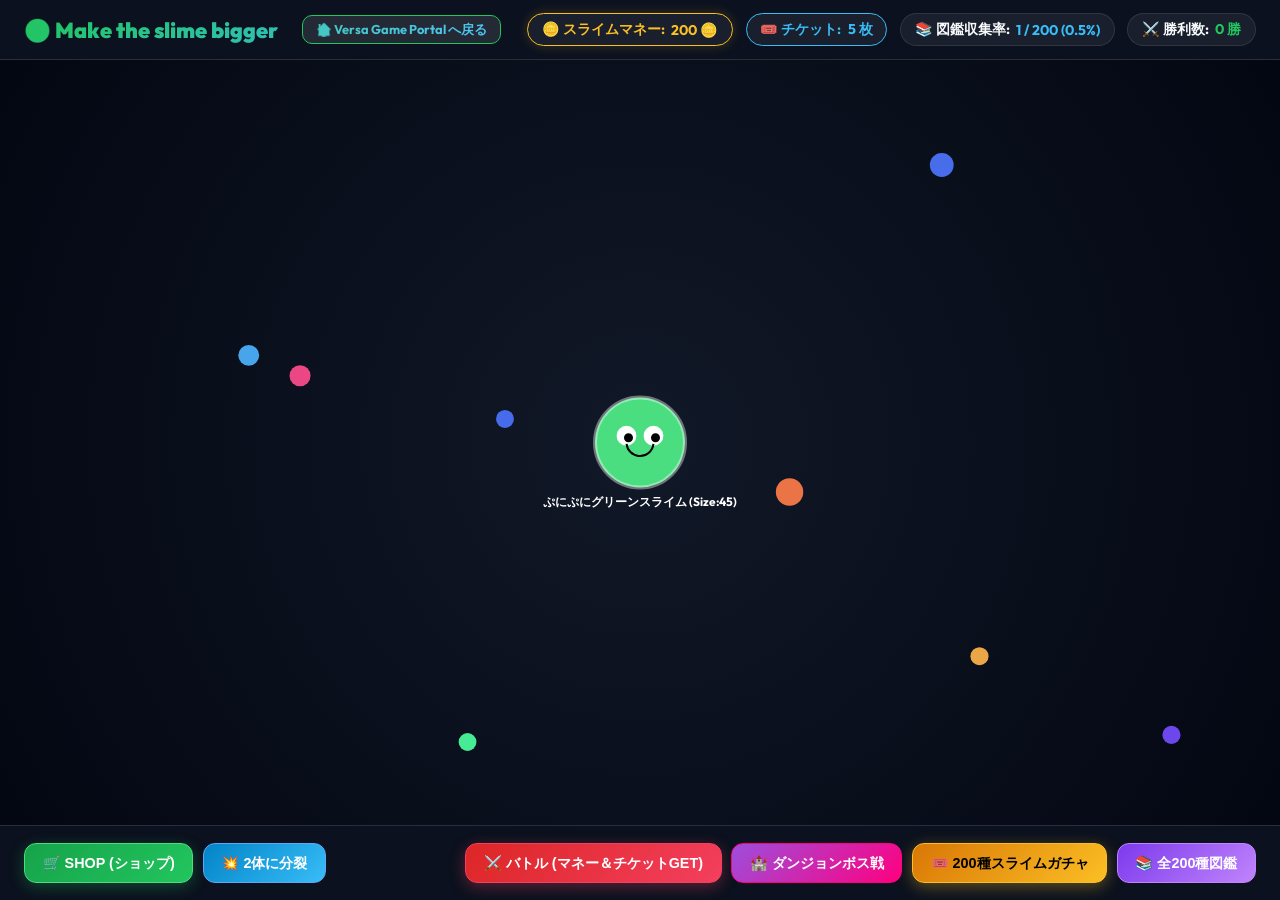
<file: SlimeBigger/index.html>
<!DOCTYPE html>
<html lang="ja">
<head>
  <meta charset="UTF-8">
  <meta name="viewport" content="width=device-width, initial-scale=1.0">
  <title>Make the slime bigger | スライム巨大化 ＆ 全200種ガチャ育成バトル</title>
  <meta name="description" content="スライムを巨大化・分裂！バトル勝利でスライムマネーとチケットを獲得して、SHOPでおいしい餌や繁殖薬を買い全200種類のスライムガチャに挑もう！">
  <link rel="icon" type="image/png" href="./favicon.png">
  <link rel="stylesheet" href="style.css">
</head>
<body>

  <!-- ヘッダーナビ (スライムマネー, ガチャチケット, 収集率) -->
  <div class="header-nav">
    <div class="brand-title">
      <span>🟢 Make the slime bigger</span>
      <a href="../index.html" style="text-decoration:none; color:#fff; background:rgba(255,255,255,0.1); border:1px solid #22c55e; padding:0.3rem 0.8rem; border-radius:10px; font-size:0.8rem; font-weight:bold; margin-left:1rem;">🏠 Versa Game Portal へ戻る</a>
    </div>

    <div class="user-resources">
      <div class="res-item money">
        <span>🪙 スライムマネー:</span>
        <strong id="val-money" style="color:var(--accent-gold);">200 🪙</strong>
      </div>
      <div class="res-item ticket">
        <span>🎟️ チケット:</span>
        <strong id="val-tickets">5 枚</strong>
      </div>
      <div class="res-item">
        <span>📚 図鑑収集率:</span>
        <strong id="val-codex-count" style="color:var(--accent-cyan);">1 / 200 (0.5%)</strong>
      </div>
      <div class="res-item">
        <span>⚔️ 勝利数:</span>
        <strong id="val-wins" style="color:var(--accent-green);">0 勝</strong>
      </div>
    </div>
  </div>

  <!-- スライム物理キャンバス -->
  <canvas id="slime-canvas"></canvas>

  <!-- トースト通知 -->
  <div id="custom-toast" class="custom-toast"></div>

  <!-- アクションバー (SHOPボタン追加, 餌・繁殖ボタン削除) -->
  <div class="bottom-action-bar">
    <div class="action-btn-group">
      <button id="btn-open-shop" class="act-btn shop">🛒 SHOP (ショップ)</button>
      <button id="btn-split" class="act-btn split">💥 2体に分裂</button>
    </div>

    <div class="action-btn-group">
      <button id="btn-battle" class="act-btn battle">⚔️ バトル (マネー＆チケットGET)</button>
      <button id="btn-dungeon" class="act-btn dungeon" style="background:linear-gradient(135deg, #9d4edd, #ff007f); border-color:#ff007f;">🏰 ダンジョンボス戦</button>
      <button id="btn-open-gacha" class="act-btn gacha">🎟️ 200種スライムガチャ</button>
      <button id="btn-open-codex" class="act-btn codex">📚 全200種図鑑</button>
    </div>
  </div>

  <!-- モーダル 1: 🛒 SHOP (ショップ) 画面 -->
  <div id="modal-shop" class="modal-overlay">
    <div class="modal-content" style="max-width: 850px;">
      <div style="display:flex; justify-content:space-between; align-items:center; margin-bottom:1rem;">
        <div>
          <h2 style="font-size:1.6rem; color:var(--accent-gold);">🛒 スライム SHOP (ショップ)</h2>
          <div style="font-size:0.85rem; color:var(--text-sub);">所持マネー: <strong id="shop-user-money" style="color:var(--accent-gold);">200 🪙</strong></div>
        </div>
        <button class="modal-close">&times;</button>
      </div>

      <!-- 商品リストグリッド -->
      <div class="shop-grid">

        <!-- 餌 Tier 1 -->
        <div class="shop-card">
          <div class="shop-icon">🍏</div>
          <div class="shop-title">スモールゼリー</div>
          <div class="shop-desc">小さなゼリー。スライムがちょっと大きく成長。(サイズ +10)</div>
          <div class="shop-price">🪙 50 🪙</div>
          <button class="buy-btn" data-buy="food-1">購入して与える</button>
        </div>

        <!-- 餌 Tier 2 -->
        <div class="shop-card">
          <div class="shop-icon">🍎</div>
          <div class="shop-title">ミディアムケーキ</div>
          <div class="shop-desc">ほどよいケーキ。スライムがすくすく成長！(サイズ +25)</div>
          <div class="shop-price">🪙 150 🪙</div>
          <button class="buy-btn" data-buy="food-2">購入して与える</button>
        </div>

        <!-- 餌 Tier 3 -->
        <div class="shop-card">
          <div class="shop-icon">🍊</div>
          <div class="shop-title">ラージプリン</div>
          <div class="shop-desc">大きなプリン。スライムがグングン巨大化！(サイズ +60)</div>
          <div class="shop-price">🪙 400 🪙</div>
          <button class="buy-btn" data-buy="food-3">購入して与える</button>
        </div>

        <!-- 餌 Tier 4 -->
        <div class="shop-card">
          <div class="shop-icon">🍇</div>
          <div class="shop-title">メガフルーツパフェ</div>
          <div class="shop-desc">特大パフェ。スライムが一気に大成長！(サイズ +150)</div>
          <div class="shop-price">🪙 1,000 🪙</div>
          <button class="buy-btn" data-buy="food-4">購入して与える</button>
        </div>

        <!-- 餌 Tier 5 (最高峰) -->
        <div class="shop-card highlight">
          <div class="shop-icon">👑</div>
          <div class="shop-title">キングスターフルーツ</div>
          <div class="shop-desc">伝説の果実。スライムが超爆発的に超巨大化！(サイズ +400)</div>
          <div class="shop-price">🪙 3,000 🪙</div>
          <button class="buy-btn" data-buy="food-5">購入して与える</button>
        </div>

        <!-- 繁殖薬 -->
        <div class="shop-card breed-card">
          <div class="shop-icon">💕</div>
          <div class="shop-title">恋のしずく (繁殖薬)</div>
          <div class="shop-desc">愛の媚薬。使用するとスライムが交配して新たな二世スライムが誕生！</div>
          <div class="shop-price">🪙 300 🪙</div>
          <button class="buy-btn" data-buy="breed">購入して繁殖させる</button>
        </div>

        <!-- ガチャチケット1枚 -->
        <div class="shop-card">
          <div class="shop-icon">🎟️</div>
          <div class="shop-title">ガチャチケット (1枚)</div>
          <div class="shop-desc">スライムガチャを1回引けるチケット。</div>
          <div class="shop-price">🪙 200 🪙</div>
          <button class="buy-btn" data-buy="ticket-1">購入する</button>
        </div>

        <!-- ガチャチケット10連パック -->
        <div class="shop-card">
          <div class="shop-icon">🎟️✨</div>
          <div class="shop-title">ガチャチケット (10連パック)</div>
          <div class="shop-desc">お得な10連パック！(200 🪙 お得)</div>
          <div class="shop-price">🪙 1,800 🪙</div>
          <button class="buy-btn" data-buy="ticket-10">購入する</button>
        </div>

      </div>
    </div>
  </div>

  <!-- モーダル 2: 🎟️ ガチャ画面 -->
  <div id="modal-gacha" class="modal-overlay">
    <div class="modal-content" style="max-width: 650px; text-align: center;">
      <div style="display:flex; justify-content:space-between; align-items:center;">
        <h2 style="font-size:1.6rem; color:var(--accent-gold);">🎟️ 全200種類 スライムガチャ</h2>
        <button class="modal-close">&times;</button>
      </div>

      <p style="color:var(--text-sub); margin:0.8rem 0;">バトル勝利やSHOPでチケットを獲得できます！アルティメットスライムを引き当てよう！</p>

      <div style="background:rgba(0,0,0,0.3); padding:1rem; border-radius:16px; margin-bottom:1.5rem; text-align:left; font-size:0.85rem; color:var(--text-sub);">
        <strong>【全200種 排出確率】</strong><br>
        🟢 コモン(80種): 45% / 🔵 アンコモン(60種): 30% / 🟣 レア(30種): 15% / 🟡 エピック(15種): 6.5%<br>
        🔴 レジェンド(8種): 2.5% / ✨ ミシック(4種): 0.8% / 🌟 ゴッド(2種): 0.18% / 👑 アルティメット(1種): 0.02%
      </div>

      <div style="display:flex; gap:1rem; justify-content:center;">
        <button id="btn-gacha-1" style="background:linear-gradient(135deg, #d97706, #fbbf24); color:#000; font-weight:900; padding:0.8rem 1.6rem; border-radius:14px; border:none; cursor:pointer; font-size:1.05rem;">
          🎟️ 1回ガチャ (1枚)
        </button>
        <button id="btn-gacha-10" style="background:linear-gradient(135deg, #e11d48, #f43f5e); color:#fff; font-weight:900; padding:0.8rem 1.6rem; border-radius:14px; border:none; cursor:pointer; font-size:1.05rem;">
          🚀 10連ガチャ (10枚)
        </button>
      </div>

      <div id="gacha-results" class="gacha-result-container"></div>
    </div>
  </div>

  <!-- モーダル 3: 📚 全200種類図鑑画面 -->
  <div id="modal-codex" class="modal-overlay">
    <div class="modal-content">
      <div style="display:flex; justify-content:space-between; align-items:center; margin-bottom:1rem;">
        <div>
          <h2 style="font-size:1.6rem; color:var(--accent-purple);">📚 全200種類 スライム図鑑</h2>
          <div id="codex-progress-text" style="font-size:0.85rem; color:var(--text-sub);">収集率: 1 / 200 種類</div>
        </div>
        <button class="modal-close">&times;</button>
      </div>

      <div style="display:flex; gap:0.4rem; overflow-x:auto; margin-bottom:1rem;">
        <button class="codex-tab active" data-rarity="ALL">すべて (200)</button>
        <button class="codex-tab" data-rarity="コモン">🟢 コモン(80)</button>
        <button class="codex-tab" data-rarity="アンコモン">🔵 アンコモン(60)</button>
        <button class="codex-tab" data-rarity="レア">🟣 レア(30)</button>
        <button class="codex-tab" data-rarity="エピック">🟡 エピック(15)</button>
        <button class="codex-tab" data-rarity="レジェンド">🔴 レジェンド(8)</button>
        <button class="codex-tab" data-rarity="ミシック">✨ ミシック(4)</button>
        <button class="codex-tab" data-rarity="ゴッド">🌟 ゴッド(2)</button>
        <button class="codex-tab" data-rarity="アルティメット">👑 アルティメット(1)</button>
      </div>

      <div id="codex-grid" class="codex-grid"></div>
    </div>
  </div>

  <!-- スクリプト統合 -->
  <script src="js/slimes_database.js"></script>
  <script src="js/audio.js"></script>
  <script src="js/slime_engine.js"></script>
  <script src="js/app.js"></script>
</body>
</html>
</file>
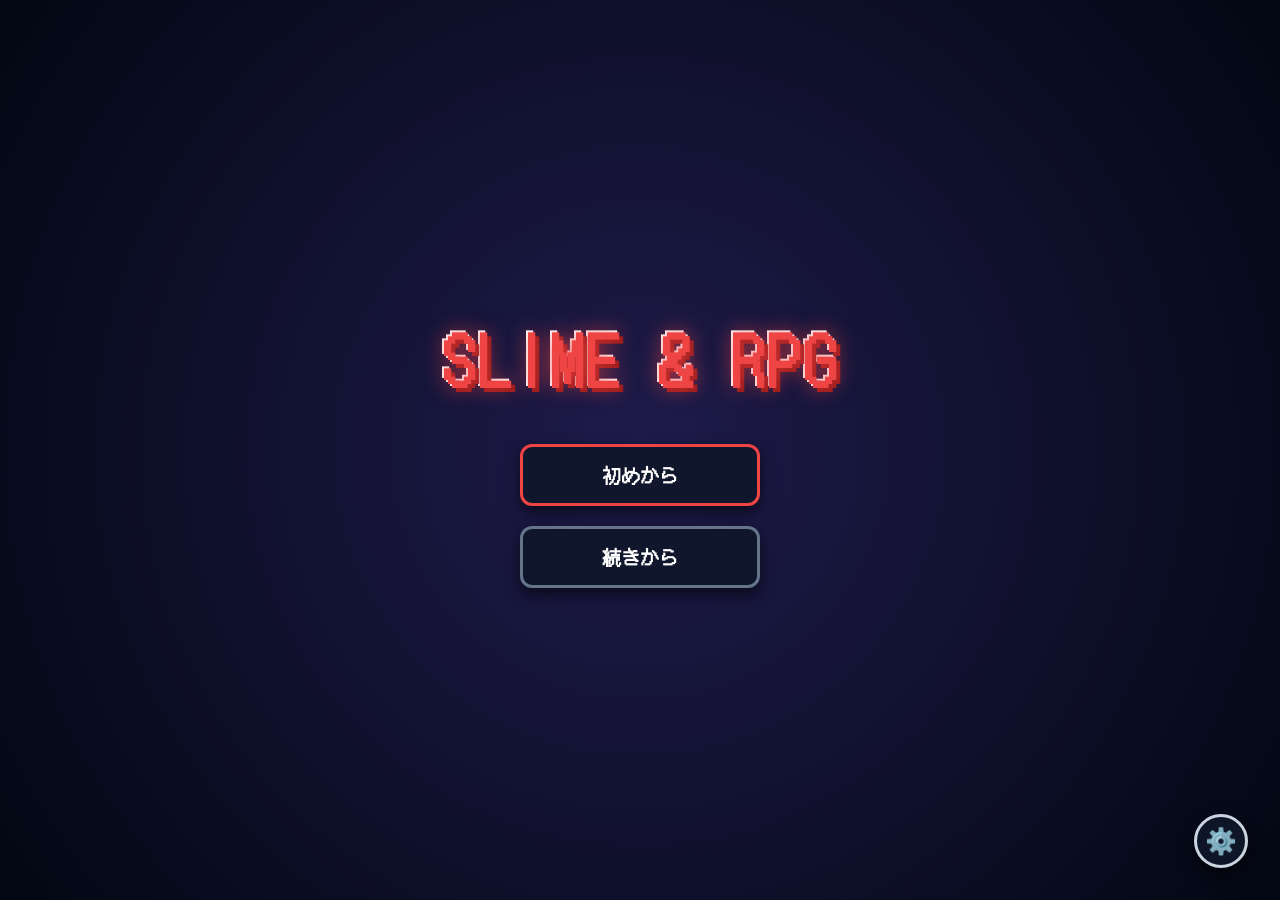
<file: SlimeRPG/index.html>
<!DOCTYPE html>
<html lang="ja">
<head>
  <meta charset="UTF-8">
  <meta name="viewport" content="width=device-width, initial-scale=1.0">
  <title>SLIME & RPG | 赤い格下スライム「アース」の挑戦</title>
  <link rel="stylesheet" href="css/style.css">
</head>
<body>
  <!-- メイン ゲームキャンバス -->
  <canvas id="game-canvas"></canvas>

  <!-- 1.png: タイトル画面 (Title Screen Overlay) -->
  <div id="title-screen" class="screen-overlay active">
    <div class="title-container">
      <h1 class="title-logo">SLIME & RPG</h1>
      
      <div class="title-menu-buttons">
        <button id="btn-new-game" class="title-btn primary">初めから</button>
        <button id="btn-continue" class="title-btn secondary">続きから</button>
      </div>

      <button id="btn-settings" class="settings-btn" title="設定">
        ⚙️
      </button>
    </div>
  </div>

  <!-- 名前入力ダイアログ -->
  <div id="name-modal" class="ui-modal">
    <div class="ui-card compact">
      <div class="ui-header">
        <h2>名前入力</h2>
      </div>
      <div class="name-body">
        <p>主人公（スライム）の名前を入力してください</p>
        <input type="text" id="player-name-input" value="アース" maxlength="8">
        <div class="name-note">※名前はゲーム開始後、変更できません</div>
        <button id="btn-start-story" class="menu-btn primary">決定して冒険へ</button>
      </div>
    </div>
  </div>

  <!-- 2.png: 会話イベント画面 (Dialogue Window) -->
  <div id="dialogue-container" class="dialogue-container hidden">
    <div class="dialogue-box">
      <div class="face-window" id="dialogue-face">🔴</div>
      <div class="message-window">
        <div id="dialogue-speaker" class="speaker-name">アース</div>
        <div id="dialogue-text" class="message-text">セリフがここに表示されます...</div>
        <div class="next-indicator">▼</div>
      </div>
    </div>
  </div>

  <!-- 3.png: FF3スタイル コマンド戦闘画面 (Battle Screen Overlay) -->
  <div id="battle-screen" class="battle-overlay hidden">
    <!-- 上部: 戦闘フィールド (左上: 敵, 右上: アース＆仲間) -->
    <div class="battle-stage">
      <div class="enemy-area" id="enemy-area">
        <!-- 敵スライムや人間など -->
      </div>
      <div class="party-area" id="party-area">
        <!-- アース(赤スライム)や仲間たち -->
      </div>
    </div>

    <!-- 下部: コマンド ＆ ステータスUI -->
    <div class="battle-ui-bar">
      <!-- 左下: 4つの行動コマンド (FF3風) -->
      <div class="battle-commands">
        <button class="cmd-btn" data-cmd="attack">たたかう</button>
        <button class="cmd-btn" data-cmd="item">アイテム</button>
        <button class="cmd-btn" data-cmd="magic">まほう</button>
        <button class="cmd-btn" data-cmd="escape">にげる</button>
      </div>

      <!-- 右下: パーティステータス枠 (名前 / HP / 状態異常) -->
      <div class="battle-status-list" id="battle-status-list">
        <div class="status-row">
          <span class="status-name" id="b-name">アース</span>
          <span class="status-hp" id="b-hp">50/50</span>
          <span class="status-condition" id="b-cond">---</span>
        </div>
      </div>
    </div>
  </div>

  <!-- 常時表示 HUD (アースのステータス) -->
  <div id="hud" class="hud-container hidden">
    <div class="hud-profile">
      <div class="slime-avatar">🔴</div>
      <div class="profile-info">
        <div class="profile-name"><span id="hud-player-name">アース</span> <span class="profile-title">(赤い格下スライム)</span></div>
        <div class="bar-group">
          <div class="bar-label">HP</div>
          <div class="bar-outer"><div id="hp-bar-fill" class="bar-fill hp" style="width: 100%;"></div></div>
          <span id="hp-text">50 / 50</span>
        </div>
        <div class="bar-group">
          <div class="bar-label">MP</div>
          <div class="bar-outer"><div id="mp-bar-fill" class="bar-fill mp" style="width: 100%;"></div></div>
          <span id="mp-text">20 / 20</span>
        </div>
      </div>
    </div>
    <div class="hud-controls-hint">
      <span>[WASD] 移動</span>
      <span>[Shift] 走る</span>
      <span>[Space] アクション</span>
      <span>[E] 持ち物</span>
      <span>[Esc] メニュー</span>
    </div>
  </div>

  <!-- Eキー: 持ち物 (インベントリ) モーダル -->
  <div id="inventory-modal" class="ui-modal">
    <div class="ui-card">
      <div class="ui-header">
        <h2>🎒 <span class="inv-name">アース</span>の持ち物 (E)</h2>
        <button class="close-btn" data-close="inventory">✕</button>
      </div>
      <div class="inventory-grid" id="inventory-grid"></div>
      <div class="inventory-detail" id="inventory-detail">
        <div class="item-detail-title">アイテムを選択してください</div>
        <div class="item-detail-desc">フィールドで拾ったアイテムやドロップ品がここに保管されます。</div>
      </div>
    </div>
  </div>

  <!-- Escキー: システムメニュー モーダル -->
  <div id="menu-modal" class="ui-modal">
    <div class="ui-card">
      <div class="ui-header">
        <h2>⚙️ メニュー (Esc)</h2>
        <button class="close-btn" data-close="menu">✕</button>
      </div>
      <div class="menu-body">
        <div class="menu-stats">
          <h3>📊 <span class="menu-name">アース</span>のステータス</h3>
          <ul>
            <li>種族: 赤い格下スライム</li>
            <li>レベル: Lv.1</li>
            <li>攻撃力: 3</li>
            <li>防御力: 2</li>
            <li>すばやさ: 5</li>
            <li>状態異常: ---</li>
          </ul>
        </div>
        <div class="menu-actions">
          <button class="menu-btn close-menu-btn" data-close="menu">▶️ ゲームに戻る</button>
        </div>
      </div>
    </div>
  </div>

  <!-- 設定 モーダル -->
  <div id="settings-modal" class="ui-modal">
    <div class="ui-card compact">
      <div class="ui-header">
        <h2>⚙️ 設定</h2>
        <button class="close-btn" data-close="settings">✕</button>
      </div>
      <div class="menu-body">
        <p>BGM・SE 音量設定などのオプション項目です。</p>
        <button class="menu-btn close-menu-btn" data-close="settings">閉じる</button>
      </div>
    </div>
  </div>

  <!-- スクリプト類 -->
  <script src="js/input.js"></script>
  <script src="js/camera.js"></script>
  <script src="js/player.js"></script>
  <script src="js/map.js"></script>
  <script src="js/ui.js"></script>
  <script src="js/app.js"></script>
</body>
</html>
</file>
<file: AiNurture/style.css>
/* AiNurture - style.css (たまご型サイバーネオン & 癒し系デザイン) */

:root {
  --bg-dark: #090c15;
  --bg-card: rgba(255, 255, 255, 0.04);
  --border-cyan: rgba(0, 242, 254, 0.4);
  --border-pink: rgba(255, 0, 127, 0.4);
  --accent-cyan: #00f2fe;
  --accent-pink: #ff007f;
  --accent-gold: #ffb703;
  --accent-green: #00ff87;
  --text-main: #f8fafc;
  --text-sub: #94a3b8;
}

* {
  box-sizing: border-box;
  margin: 0;
  padding: 0;
}

body {
  font-family: 'Zen Kaku Gothic New', 'Inter', system-ui, sans-serif;
  background: var(--bg-dark);
  background: radial-gradient(circle at top center, #1a1528 0%, #06080f 100%);
  color: var(--text-main);
  min-height: 100vh;
  display: flex;
  flex-direction: column;
}

/* ヘッダー */
.top-header {
  display: flex;
  justify-content: space-between;
  align-items: center;
  padding: 1rem 2rem;
  background: rgba(9, 12, 21, 0.85);
  backdrop-filter: blur(16px);
  border-bottom: 1px solid rgba(255, 255, 255, 0.08);
  position: sticky;
  top: 0;
  z-index: 100;
}

.brand-title {
  display: flex;
  align-items: center;
  gap: 0.8rem;
  font-size: 1.5rem;
  font-weight: 900;
  background: linear-gradient(135deg, var(--accent-pink), var(--accent-cyan));
  -webkit-background-clip: text;
  -webkit-text-fill-color: transparent;
}

.portal-link-btn {
  text-decoration: none;
  color: #fff;
  background: rgba(255, 255, 255, 0.08);
  border: 1px solid var(--border-cyan);
  padding: 0.5rem 1.2rem;
  border-radius: 14px;
  font-size: 0.9rem;
  font-weight: 700;
  transition: all 0.3s ease;
}

.portal-link-btn:hover {
  background: var(--accent-cyan);
  color: #000;
  box-shadow: 0 0 15px rgba(0, 242, 254, 0.5);
}

/* メインレイアウト (2カラム: 左=たまごアバター&お世話, 右=対話チャット&裏指示) */
.main-container {
  max-width: 1240px;
  width: 100%;
  margin: 0 auto;
  padding: 2rem 1.5rem;
  display: grid;
  grid-template-columns: minmax(320px, 420px) 1fr;
  gap: 2rem;
  flex: 1;
}

@media (max-width: 900px) {
  .main-container {
    grid-template-columns: 1fr;
  }
}

/* たまごカプセル ＆ アバターエリア */
.egg-chamber {
  background: var(--bg-card);
  border: 2px solid var(--border-pink);
  border-radius: 32px;
  padding: 2rem;
  display: flex;
  flex-direction: column;
  align-items: center;
  backdrop-filter: blur(12px);
  box-shadow: 0 10px 40px rgba(255, 0, 127, 0.15);
}

.egg-pod {
  width: 220px;
  height: 260px;
  background: radial-gradient(circle at 40% 30%, rgba(255, 0, 127, 0.25) 0%, rgba(0, 242, 254, 0.15) 70%, rgba(0,0,0,0.6) 100%);
  border: 3px solid var(--accent-cyan);
  border-radius: 50% 50% 45% 45% / 60% 60% 40% 40%;
  display: flex;
  flex-direction: column;
  justify-content: center;
  align-items: center;
  box-shadow: 0 0 30px rgba(0, 242, 254, 0.3), inset 0 0 20px rgba(255, 0, 127, 0.2);
  animation: eggFloat 4s ease-in-out infinite alternate;
  position: relative;
  margin-bottom: 1.5rem;
}

@keyframes eggFloat {
  0% { transform: translateY(0); }
  100% { transform: translateY(-12px); }
}

.ai-avatar-emoji {
  font-size: 5rem;
  filter: drop-shadow(0 0 15px rgba(255, 255, 255, 0.6));
  transition: transform 0.3s ease;
}

.ai-avatar-emoji:hover {
  transform: scale(1.15) rotate(5deg);
}

.stage-badge {
  background: linear-gradient(135deg, var(--accent-pink), var(--accent-gold));
  color: #000;
  font-weight: 800;
  padding: 0.4rem 1.2rem;
  border-radius: 20px;
  font-size: 0.95rem;
  margin-bottom: 1.2rem;
  box-shadow: 0 4px 15px rgba(255, 183, 3, 0.4);
}

/* ステータスバー群 */
.status-bars-group {
  width: 100%;
  display: flex;
  flex-direction: column;
  gap: 0.8rem;
  margin-bottom: 1.5rem;
}

.bar-row {
  display: flex;
  align-items: center;
  gap: 0.8rem;
  font-size: 0.85rem;
  font-weight: 700;
}

.bar-label {
  width: 80px;
  color: var(--text-sub);
}

.bar-bg {
  flex: 1;
  height: 12px;
  background: rgba(255, 255, 255, 0.08);
  border-radius: 6px;
  overflow: hidden;
}

.bar-fill {
  height: 100%;
  border-radius: 6px;
  transition: width 0.4s ease;
}

.fill-intel { background: linear-gradient(90deg, #00f2fe, #4facfe); }
.fill-affec { background: linear-gradient(90deg, #ff007f, #ff758c); }
.fill-mood  { background: linear-gradient(90deg, #ffb703, #fff176); }
.fill-energy{ background: linear-gradient(90deg, #00ff87, #60efff); }

/* お世話ボタン6大グリッド */
.actions-grid {
  display: grid;
  grid-template-columns: repeat(2, 1fr);
  gap: 0.8rem;
  width: 100%;
}

.act-btn {
  background: rgba(255, 255, 255, 0.06);
  border: 1px solid rgba(255, 255, 255, 0.12);
  color: #fff;
  font-weight: 700;
  font-size: 0.9rem;
  padding: 0.8rem;
  border-radius: 16px;
  cursor: pointer;
  display: flex;
  align-items: center;
  justify-content: center;
  gap: 0.5rem;
  transition: all 0.3s ease;
}

.act-btn:hover {
  background: rgba(0, 242, 254, 0.2);
  border-color: var(--accent-cyan);
  transform: translateY(-3px);
  box-shadow: 0 5px 15px rgba(0, 242, 254, 0.3);
}

.act-btn.pink:hover {
  background: rgba(255, 0, 127, 0.2);
  border-color: var(--accent-pink);
  box-shadow: 0 5px 15px rgba(255, 0, 127, 0.3);
}

/* 右カラム: 対話チャット ＆ 裏指示ボード */
.chat-chamber {
  display: flex;
  flex-direction: column;
  gap: 1.2rem;
}

/* 裏指示システムプロンプト確認ボード */
.system-prompt-board {
  background: rgba(0, 242, 254, 0.05);
  border: 1px dashed var(--accent-cyan);
  border-radius: 20px;
  padding: 1rem 1.2rem;
  font-size: 0.85rem;
  color: var(--accent-cyan);
}

.prompt-title {
  font-weight: 800;
  margin-bottom: 0.3rem;
  display: flex;
  align-items: center;
  gap: 0.5rem;
}

/* 対話チャットログ */
.chat-history-box {
  background: var(--bg-card);
  border: 1px solid rgba(255, 255, 255, 0.08);
  border-radius: 24px;
  height: 380px;
  padding: 1.2rem;
  overflow-y: auto;
  display: flex;
  flex-direction: column;
  gap: 1rem;
  backdrop-filter: blur(12px);
}

.chat-bubble {
  display: flex;
  flex-direction: column;
  max-width: 80%;
}

.chat-bubble.user {
  align-self: flex-end;
  align-items: flex-end;
}

.chat-bubble.ai {
  align-self: flex-start;
  align-items: flex-start;
}

.bubble-sender {
  font-size: 0.75rem;
  color: var(--text-sub);
  margin-bottom: 0.2rem;
}

.bubble-text {
  padding: 0.8rem 1.2rem;
  border-radius: 18px;
  font-size: 0.95rem;
  line-height: 1.5;
  font-weight: 600;
  word-break: break-word;
}

.user .bubble-text {
  background: linear-gradient(135deg, var(--accent-pink), #a100ff);
  color: #fff;
  border-bottom-right-radius: 4px;
}

.ai .bubble-text {
  background: rgba(255, 255, 255, 0.08);
  border: 1px solid var(--border-cyan);
  color: #fff;
  border-bottom-left-radius: 4px;
}

/* チャット入力バー */
.chat-input-bar {
  display: flex;
  gap: 0.8rem;
}

.chat-input {
  flex: 1;
  background: rgba(0, 0, 0, 0.4);
  border: 2px solid rgba(255, 255, 255, 0.15);
  border-radius: 18px;
  padding: 0.8rem 1.2rem;
  font-size: 1rem;
  color: #fff;
  outline: none;
  transition: all 0.3s ease;
}

.chat-input:focus {
  border-color: var(--accent-cyan);
  box-shadow: 0 0 15px rgba(0, 242, 254, 0.3);
}

.send-btn {
  background: linear-gradient(135deg, var(--accent-pink), var(--accent-cyan));
  color: #000;
  font-weight: 900;
  border: none;
  padding: 0 1.6rem;
  border-radius: 18px;
  cursor: pointer;
  font-size: 1rem;
  transition: all 0.3s ease;
}

.send-btn:hover {
  transform: scale(1.05);
  box-shadow: 0 0 20px rgba(0, 242, 254, 0.5);
}
</file>
<file: CellSimulation/style.css>
/* Cell Simulation - style.css (The Powder Toy / Falling Sand Edition) */

:root {
  --bg-dark: #0b0d14;
  --panel-bg: rgba(16, 20, 32, 0.95);
  --panel-border: rgba(0, 242, 254, 0.2);
  --accent-cyan: #00f2fe;
  --accent-green: #00ff8c;
  --accent-gold: #ffb400;
  --accent-red: #ff3366;
  --accent-purple: #a855f7;
  --text-main: #f1f5f9;
  --text-sub: #94a3b8;
}

* {
  box-sizing: border-box;
  margin: 0;
  padding: 0;
  user-select: none;
  font-family: -apple-system, BlinkMacSystemFont, "Segoe UI", Roboto, "Helvetica Neue", Arial, sans-serif;
}

body {
  background-color: var(--bg-dark);
  color: var(--text-main);
  overflow: hidden;
  width: 100vw;
  height: 100vh;
}

/* ヘッダーバー */
.header-bar {
  position: absolute;
  top: 0;
  left: 0;
  width: 100%;
  height: 50px;
  padding: 0 1rem;
  display: flex;
  justify-content: space-between;
  align-items: center;
  background: var(--panel-bg);
  backdrop-filter: blur(12px);
  z-index: 40;
  border-bottom: 1px solid var(--panel-border);
}

.header-left {
  display: flex;
  align-items: center;
  gap: 1rem;
}

.app-title {
  font-weight: 900;
  font-size: 1.05rem;
  background: linear-gradient(135deg, var(--accent-cyan), var(--accent-green));
  -webkit-background-clip: text;
  -webkit-text-fill-color: transparent;
}

.portal-link {
  text-decoration: none;
  color: #fff;
  background: rgba(255, 255, 255, 0.1);
  border: 1px solid var(--accent-cyan);
  padding: 0.3rem 0.7rem;
  border-radius: 8px;
  font-size: 0.78rem;
  font-weight: bold;
  transition: all 0.2s;
}

.portal-link:hover {
  background: rgba(0, 242, 254, 0.25);
  box-shadow: 0 0 10px rgba(0, 242, 254, 0.4);
}

.status-info {
  font-size: 0.82rem;
  color: var(--text-sub);
}

/* プリセットボタン群 */
.preset-buttons {
  display: flex;
  gap: 0.4rem;
  overflow-x: auto;
}

.preset-btn {
  border: none;
  padding: 0.35rem 0.65rem;
  border-radius: 8px;
  font-weight: bold;
  font-size: 0.75rem;
  cursor: pointer;
  color: #fff;
  transition: transform 0.15s, box-shadow 0.15s;
}

.preset-btn:hover {
  transform: translateY(-2px);
  box-shadow: 0 4px 12px rgba(0, 0, 0, 0.4);
}

.btn-lava { background: linear-gradient(135deg, #ff3366, #ff9900); }
.btn-fire { background: linear-gradient(135deg, #ff9900, #ff0000); }
.btn-acid { background: linear-gradient(135deg, #a0ff00, #009900); color: #000; }
.btn-cell { background: linear-gradient(135deg, #00ff8c, #00b4fe); color: #000; }
.btn-human { background: linear-gradient(135deg, #f0a096, #ff3366); }

/* メイン物理キャンバス */
#sim-canvas {
  margin-top: 50px;
  display: block;
  cursor: crosshair;
  background-color: #050608;
}

/* クイック元素選択パレット (Floating Left/Center Bar) */
.quick-element-bar {
  position: absolute;
  top: 60px;
  left: 50%;
  transform: translateX(-50%);
  display: flex;
  gap: 0.35rem;
  background: rgba(10, 14, 24, 0.85);
  backdrop-filter: blur(10px);
  padding: 0.4rem 0.6rem;
  border-radius: 12px;
  border: 1px solid var(--panel-border);
  z-index: 30;
  box-shadow: 0 8px 24px rgba(0, 0, 0, 0.5);
  overflow-x: auto;
  max-width: 95vw;
}

.elem-btn {
  background: rgba(255, 255, 255, 0.05);
  color: var(--text-main);
  border: 1px solid rgba(255, 255, 255, 0.15);
  padding: 0.35rem 0.65rem;
  border-radius: 8px;
  font-size: 0.78rem;
  font-weight: bold;
  cursor: pointer;
  white-space: nowrap;
  transition: all 0.2s ease;
  position: relative;
}

.elem-btn:hover {
  background: rgba(255, 255, 255, 0.15);
  border-color: var(--btn-color);
  box-shadow: 0 0 8px var(--btn-color);
}

.elem-btn.active {
  background: var(--btn-color);
  color: #000;
  border-color: #fff;
  font-weight: 900;
  box-shadow: 0 0 12px var(--btn-color);
}

/* 画面下部 メニューバー */
.powder-toolbar-bottom {
  position: absolute;
  bottom: 0;
  left: 0;
  width: 100%;
  height: 70px;
  background: var(--panel-bg);
  backdrop-filter: blur(12px);
  border-top: 1px solid var(--panel-border);
  display: flex;
  justify-content: space-between;
  align-items: center;
  padding: 0 1rem;
  z-index: 40;
}

.btn-open-materials {
  background: linear-gradient(135deg, var(--accent-purple), var(--accent-cyan));
  color: #fff;
  border: none;
  padding: 0.6rem 1rem;
  border-radius: 10px;
  font-weight: bold;
  font-size: 0.85rem;
  cursor: pointer;
  box-shadow: 0 4px 15px rgba(168, 85, 247, 0.3);
  transition: transform 0.2s, box-shadow 0.2s;
}

.btn-open-materials:hover {
  transform: translateY(-2px);
  box-shadow: 0 6px 20px rgba(168, 85, 247, 0.5);
}

.toolbar-actions {
  display: flex;
  align-items: center;
  gap: 0.8rem;
}

.tool-group {
  display: flex;
  align-items: center;
  gap: 0.5rem;
  background: rgba(0, 0, 0, 0.4);
  padding: 0.4rem 0.8rem;
  border-radius: 10px;
  font-size: 0.8rem;
  border: 1px solid rgba(255, 255, 255, 0.08);
}

#slider-brush-size {
  width: 90px;
  cursor: pointer;
  accent-color: var(--accent-cyan);
}

#brush-size-val {
  font-weight: bold;
  color: var(--accent-cyan);
  min-width: 38px;
}

.tool-btn {
  background: rgba(255, 255, 255, 0.1);
  color: var(--text-main);
  border: 1px solid rgba(255, 255, 255, 0.2);
  padding: 0.45rem 0.8rem;
  border-radius: 8px;
  font-size: 0.78rem;
  font-weight: bold;
  cursor: pointer;
  transition: all 0.2s;
}

.tool-btn:hover {
  background: rgba(0, 242, 254, 0.2);
  border-color: var(--accent-cyan);
}

.time-control-group {
  display: flex;
  gap: 0.2rem;
  background: rgba(0, 0, 0, 0.4);
  padding: 0.2rem;
  border-radius: 10px;
}

.time-btn {
  background: transparent;
  color: var(--text-sub);
  border: none;
  padding: 0.35rem 0.55rem;
  border-radius: 6px;
  font-size: 0.75rem;
  font-weight: bold;
  cursor: pointer;
  transition: all 0.15s;
}

.time-btn:hover {
  color: #fff;
  background: rgba(255, 255, 255, 0.1);
}

.time-btn.active {
  background: var(--accent-cyan);
  color: #000;
  font-weight: 900;
}

.btn-clear {
  background: var(--accent-red);
  color: #fff;
  border: none;
  padding: 0.5rem 0.9rem;
  border-radius: 8px;
  font-weight: bold;
  font-size: 0.8rem;
  cursor: pointer;
  transition: transform 0.15s;
}

.btn-clear:hover {
  transform: scale(1.05);
}

/* カスタムエレガントトースト通知 */
.custom-toast-notification {
  position: absolute;
  top: 110px;
  right: 1.5rem;
  z-index: 100;
  display: flex;
  flex-direction: column;
  gap: 0.5rem;
  pointer-events: none;
}

.toast-item {
  background: rgba(16, 22, 36, 0.92);
  backdrop-filter: blur(12px);
  color: #fff;
  border-left: 4px solid var(--accent-cyan);
  padding: 0.7rem 1.1rem;
  border-radius: 8px;
  font-size: 0.85rem;
  font-weight: 600;
  box-shadow: 0 6px 20px rgba(0, 0, 0, 0.6);
  opacity: 0;
  transform: translateX(30px);
  animation: toastIn 0.3s forwards ease-out;
}

.toast-item.info { border-left-color: var(--accent-cyan); }
.toast-item.success { border-left-color: var(--accent-green); }
.toast-item.warn { border-left-color: var(--accent-gold); }
.toast-item.error { border-left-color: var(--accent-red); }

@keyframes toastIn {
  to {
    opacity: 1;
    transform: translateX(0);
  }
}

/* モーダル: 全200種類カタログ */
.modal-overlay {
  display: none;
  position: fixed;
  top: 0;
  left: 0;
  width: 100vw;
  height: 100vh;
  background: rgba(0, 0, 0, 0.75);
  backdrop-filter: blur(10px);
  z-index: 200;
  justify-content: center;
  align-items: center;
}

.modal-overlay.open {
  display: flex;
}

.modal-content {
  background: var(--panel-bg);
  border: 1px solid var(--panel-border);
  width: 90%;
  max-width: 860px;
  max-height: 85vh;
  border-radius: 16px;
  padding: 1.5rem;
  box-shadow: 0 20px 50px rgba(0, 0, 0, 0.8);
  display: flex;
  flex-direction: column;
}

.modal-header {
  display: flex;
  justify-content: space-between;
  align-items: center;
  margin-bottom: 1rem;
}

.modal-close-btn {
  background: none;
  border: none;
  color: var(--text-sub);
  font-size: 1.8rem;
  cursor: pointer;
  transition: color 0.2s;
}

.modal-close-btn:hover {
  color: #fff;
}

.catalog-search-bar {
  width: 100%;
  background: rgba(0, 0, 0, 0.5);
  border: 1px solid var(--panel-border);
  color: #fff;
  padding: 0.7rem 1rem;
  border-radius: 10px;
  font-size: 0.9rem;
  margin-bottom: 1rem;
  outline: none;
}

.catalog-search-bar:focus {
  border-color: var(--accent-cyan);
  box-shadow: 0 0 10px rgba(0, 242, 254, 0.3);
}

.catalog-cat-tabs {
  display: flex;
  gap: 0.4rem;
  margin-bottom: 1rem;
  overflow-x: auto;
}

.catalog-cat-tab {
  background: rgba(255, 255, 255, 0.05);
  color: var(--text-sub);
  padding: 0.4rem 0.8rem;
  border-radius: 8px;
  font-size: 0.8rem;
  font-weight: bold;
  cursor: pointer;
  white-space: nowrap;
  transition: all 0.2s;
}

.catalog-cat-tab:hover {
  color: #fff;
  background: rgba(255, 255, 255, 0.12);
}

.catalog-cat-tab.active {
  background: var(--accent-cyan);
  color: #000;
}

.catalog-count {
  font-size: 0.8rem;
  color: var(--text-sub);
  margin-bottom: 0.8rem;
}

.catalog-grid {
  display: grid;
  grid-template-columns: repeat(auto-fill, minmax(180px, 1fr));
  gap: 0.8rem;
  overflow-y: auto;
  padding-right: 0.4rem;
}

.catalog-card {
  background: rgba(255, 255, 255, 0.04);
  border: 1px solid rgba(255, 255, 255, 0.08);
  border-radius: 10px;
  padding: 0.7rem;
  cursor: pointer;
  transition: all 0.2s ease;
  display: flex;
  flex-direction: column;
  gap: 0.3rem;
}

.catalog-card:hover {
  background: rgba(255, 255, 255, 0.12);
  border-color: var(--accent-cyan);
  transform: translateY(-2px);
}

.catalog-card-header {
  display: flex;
  align-items: center;
  gap: 0.5rem;
  font-size: 0.85rem;
  font-weight: bold;
}

.catalog-card-color-dot {
  width: 12px;
  height: 12px;
  border-radius: 50%;
  display: inline-block;
}

.catalog-card-desc {
  font-size: 0.72rem;
  color: var(--text-sub);
  line-height: 1.3;
}
</file>
<file: KanjiSearch/style.css>
/* KanjiSearch - style.css (ネオンプレミアム和風ガラスモフィズムデザイン) */

:root {
  --bg-primary: #0a0d16;
  --bg-card: rgba(255, 255, 255, 0.04);
  --border-glow: rgba(0, 242, 254, 0.3);
  --border-gold: rgba(243, 156, 18, 0.4);
  --accent-cyan: #00f2fe;
  --accent-pink: #ff758c;
  --accent-gold: #f39c12;
  --text-main: #f0f4f8;
  --text-sub: #a0aec0;
}

* {
  box-sizing: border-box;
  margin: 0;
  padding: 0;
}

body {
  font-family: 'Zen Kaku Gothic New', 'Noto Serif JP', 'Inter', system-ui, sans-serif;
  background: var(--bg-primary);
  background: radial-gradient(circle at top center, #182035 0%, #080a12 100%);
  color: var(--text-main);
  min-height: 100vh;
  display: flex;
  flex-direction: column;
}

/* ヘッダー */
.top-navbar {
  display: flex;
  justify-content: space-between;
  align-items: center;
  padding: 1rem 2rem;
  background: rgba(10, 13, 22, 0.85);
  backdrop-filter: blur(16px);
  border-bottom: 1px solid rgba(255, 255, 255, 0.08);
  position: sticky;
  top: 0;
  z-index: 100;
}

.brand-title {
  display: flex;
  align-items: center;
  gap: 0.8rem;
  font-size: 1.5rem;
  font-weight: 800;
  background: linear-gradient(135deg, #00f2fe, #ff758c);
  -webkit-background-clip: text;
  -webkit-text-fill-color: transparent;
}

.brand-icon {
  font-size: 1.8rem;
  filter: drop-shadow(0 0 10px rgba(0, 242, 254, 0.6));
}

.portal-link-btn {
  text-decoration: none;
  color: #fff;
  background: rgba(255, 255, 255, 0.08);
  border: 1px solid var(--border-glow);
  padding: 0.5rem 1rem;
  border-radius: 12px;
  font-size: 0.9rem;
  font-weight: 600;
  transition: all 0.3s ease;
}

.portal-link-btn:hover {
  background: var(--accent-cyan);
  color: #000;
  box-shadow: 0 0 15px rgba(0, 242, 254, 0.5);
}

/* メインコンテナ */
.main-wrapper {
  max-width: 1280px;
  width: 100%;
  margin: 0 auto;
  padding: 2rem 1.5rem;
  flex: 1;
}

/* 4大モード切替タブ */
.search-mode-tabs {
  display: flex;
  gap: 1rem;
  margin-bottom: 2rem;
  justify-content: center;
  flex-wrap: wrap;
}

.mode-tab {
  background: var(--bg-card);
  border: 1px solid rgba(255, 255, 255, 0.1);
  padding: 0.85rem 1.6rem;
  border-radius: 16px;
  color: var(--text-sub);
  font-size: 1.05rem;
  font-weight: 700;
  cursor: pointer;
  display: flex;
  align-items: center;
  gap: 0.6rem;
  transition: all 0.3s ease;
}

.mode-tab:hover {
  background: rgba(255, 255, 255, 0.08);
  color: #fff;
}

.mode-tab.active {
  background: linear-gradient(135deg, rgba(0, 242, 254, 0.2), rgba(255, 117, 140, 0.2));
  border-color: var(--accent-cyan);
  color: #fff;
  box-shadow: 0 0 20px rgba(0, 242, 254, 0.3);
}

/* 各モードパネル */
.mode-panel {
  display: none;
  background: rgba(255, 255, 255, 0.025);
  border: 1px solid rgba(255, 255, 255, 0.08);
  border-radius: 24px;
  padding: 2rem;
  backdrop-filter: blur(12px);
  margin-bottom: 2.5rem;
  box-shadow: 0 10px 30px rgba(0, 0, 0, 0.4);
}

.mode-panel.active {
  display: block;
}

/* 検索バーコンテナ */
.search-bar-container {
  display: flex;
  gap: 1rem;
  margin-bottom: 1.5rem;
}

.search-input {
  flex: 1;
  background: rgba(0, 0, 0, 0.4);
  border: 2px solid rgba(255, 255, 255, 0.15);
  border-radius: 16px;
  padding: 1rem 1.5rem;
  font-size: 1.2rem;
  color: #fff;
  outline: none;
  transition: all 0.3s ease;
}

.search-input:focus {
  border-color: var(--accent-cyan);
  box-shadow: 0 0 15px rgba(0, 242, 254, 0.3);
}

/* 手書きエリア */
.handwriting-area {
  display: flex;
  gap: 2rem;
  align-items: flex-start;
  flex-wrap: wrap;
}

.canvas-box {
  display: flex;
  flex-direction: column;
  align-items: center;
  gap: 1rem;
}

#handwriting-canvas {
  border: 2px solid var(--accent-cyan);
  border-radius: 20px;
  box-shadow: 0 0 20px rgba(0, 242, 254, 0.25);
  touch-action: none;
  cursor: crosshair;
  max-width: 100%;
  aspect-ratio: 1 / 1;
}

.canvas-controls {
  display: flex;
  gap: 1rem;
}

.btn-ctrl {
  background: rgba(255, 255, 255, 0.08);
  border: 1px solid var(--border-glow);
  color: #fff;
  padding: 0.6rem 1.4rem;
  border-radius: 12px;
  cursor: pointer;
  font-weight: 700;
  transition: all 0.3s ease;
}

.btn-ctrl:hover {
  background: var(--accent-pink);
  box-shadow: 0 0 15px rgba(255, 117, 140, 0.4);
}

/* 部位（部首）検索 */
.parts-selection-area {
  display: flex;
  flex-direction: column;
  gap: 1.5rem;
}

.selected-parts-bar {
  display: flex;
  align-items: center;
  gap: 1rem;
  background: rgba(243, 156, 18, 0.1);
  border: 1px solid var(--border-gold);
  padding: 1rem 1.5rem;
  border-radius: 16px;
  min-height: 60px;
  flex-wrap: wrap;
}

.selected-parts-list {
  display: flex;
  gap: 0.6rem;
  flex-wrap: wrap;
}

.selected-part-tag {
  background: var(--accent-gold);
  color: #000;
  font-weight: 800;
  padding: 0.3rem 0.8rem;
  border-radius: 10px;
  font-size: 1.1rem;
  display: flex;
  align-items: center;
  gap: 0.4rem;
  cursor: pointer;
}

.selected-part-tag:hover {
  background: var(--accent-pink);
  color: #fff;
}

.parts-grid-container {
  max-height: 280px;
  overflow-y: auto;
  display: flex;
  flex-direction: column;
  gap: 1rem;
  padding-right: 0.5rem;
}

.stroke-category {
  font-weight: bold;
  color: var(--accent-gold);
  font-size: 0.95rem;
  margin-bottom: 0.5rem;
}

.parts-btn-grid {
  display: grid;
  grid-template-columns: repeat(auto-fill, minmax(42px, 1fr));
  gap: 0.6rem;
}

.part-btn {
  background: rgba(255, 255, 255, 0.05);
  border: 1px solid rgba(255, 255, 255, 0.12);
  color: #fff;
  font-size: 1.25rem;
  font-weight: 700;
  padding: 0.5rem;
  border-radius: 10px;
  cursor: pointer;
  transition: all 0.2s ease;
  text-align: center;
}

.part-btn:hover {
  background: rgba(0, 242, 254, 0.2);
  border-color: var(--accent-cyan);
}

.part-btn.selected {
  background: var(--accent-gold);
  color: #000;
  border-color: #fff;
  box-shadow: 0 0 12px rgba(243, 156, 18, 0.6);
}

/* 漢字グリッド結果表示 */
.results-section-title {
  font-size: 1.25rem;
  font-weight: 700;
  margin-bottom: 1rem;
  color: var(--text-main);
  display: flex;
  align-items: center;
  gap: 0.5rem;
}

.kanji-grid {
  display: grid;
  grid-template-columns: repeat(auto-fill, minmax(130px, 1fr));
  gap: 1.2rem;
}

.kanji-card {
  background: rgba(255, 255, 255, 0.04);
  border: 1px solid rgba(255, 255, 255, 0.1);
  border-radius: 18px;
  padding: 1.2rem 0.8rem;
  text-align: center;
  cursor: pointer;
  transition: all 0.3s cubic-bezier(0.175, 0.885, 0.32, 1.275);
  display: flex;
  flex-direction: column;
  align-items: center;
}

.kanji-card:hover {
  transform: translateY(-8px) scale(1.04);
  border-color: var(--accent-cyan);
  background: rgba(255, 255, 255, 0.08);
  box-shadow: 0 10px 25px rgba(0, 242, 254, 0.25);
}

.kanji-char {
  font-size: 3rem;
  font-family: 'Noto Serif JP', serif;
  font-weight: 900;
  background: linear-gradient(135deg, #fff, #a5b4fc);
  -webkit-background-clip: text;
  -webkit-text-fill-color: transparent;
  line-height: 1.2;
}

.kanji-yomi {
  font-size: 0.85rem;
  color: var(--accent-gold);
  margin-top: 0.4rem;
  font-weight: 600;
  white-space: nowrap;
  overflow: hidden;
  text-overflow: ellipsis;
  max-width: 100%;
}

.kanji-meta {
  font-size: 0.75rem;
  color: var(--text-sub);
  margin-top: 0.2rem;
}

/* ポップアップ詳細モーダル */
.modal-overlay {
  display: none;
  position: fixed;
  top: 0; left: 0;
  width: 100%; height: 100%;
  background: rgba(5, 7, 14, 0.85);
  backdrop-filter: blur(12px);
  z-index: 1000;
  justify-content: center;
  align-items: center;
  padding: 1rem;
}

.modal-overlay.active {
  display: flex;
}

.modal-card {
  background: #111625;
  border: 1px solid var(--accent-cyan);
  border-radius: 28px;
  width: 100%;
  max-width: 540px;
  padding: 2.2rem;
  box-shadow: 0 0 40px rgba(0, 242, 254, 0.3);
  position: relative;
  animation: modalIn 0.3s ease;
}

@keyframes modalIn {
  from { opacity: 0; transform: scale(0.9) translateY(20px); }
  to { opacity: 1; transform: scale(1) translateY(0); }
}

.modal-close-btn {
  position: absolute;
  top: 1.2rem;
  right: 1.2rem;
  background: rgba(255, 255, 255, 0.1);
  border: none;
  color: #fff;
  font-size: 1.4rem;
  width: 38px;
  height: 38px;
  border-radius: 50%;
  cursor: pointer;
  transition: all 0.3s ease;
}

.modal-close-btn:hover {
  background: var(--accent-pink);
  transform: rotate(90deg);
}

.modal-header {
  display: flex;
  align-items: center;
  gap: 1.5rem;
  margin-bottom: 1.5rem;
  border-bottom: 1px solid rgba(255, 255, 255, 0.1);
  padding-bottom: 1.2rem;
}

.modal-kanji-big {
  font-size: 5rem;
  font-family: 'Noto Serif JP', serif;
  font-weight: 900;
  color: var(--accent-cyan);
  text-shadow: 0 0 20px rgba(0, 242, 254, 0.6);
}

.modal-meta-group {
  display: flex;
  flex-direction: column;
  gap: 0.4rem;
}

.modal-meta-row {
  font-size: 0.95rem;
  color: var(--text-main);
}

.modal-meta-label {
  color: var(--accent-gold);
  font-weight: 700;
  margin-right: 0.5rem;
}

.modal-section-title {
  font-weight: 700;
  color: var(--accent-pink);
  margin-top: 1rem;
  margin-bottom: 0.4rem;
  font-size: 1rem;
}

.examples-list {
  display: flex;
  flex-wrap: wrap;
  gap: 0.6rem;
}

.example-tag {
  background: rgba(255, 255, 255, 0.06);
  border: 1px solid rgba(255, 255, 255, 0.12);
  padding: 0.4rem 0.8rem;
  border-radius: 10px;
  font-size: 0.9rem;
}
</file>
<file: SlimeBigger/style.css>
/* ==========================================================================
   Make the slime bigger - ポップ ＆ ネオン スライム育成バトル CSS
   ========================================================================== */

@import url('https://fonts.googleapis.com/css2?family=Outfit:wght@400;600;800;900&family=Share+Tech+Mono&display=swap');

:root {
  --bg-dark: #090d16;
  --panel-bg: rgba(18, 26, 43, 0.92);
  --panel-border: rgba(255, 255, 255, 0.12);
  --accent-green: #22c55e;
  --accent-cyan: #38bdf8;
  --accent-gold: #fbbf24;
  --accent-pink: #f472b6;
  --accent-red: #f43f5e;
  --accent-purple: #c084fc;
  --text-main: #f8fafc;
  --text-sub: #94a3b8;
  --font-main: 'Outfit', sans-serif;
  --font-mono: 'Share Tech Mono', monospace;
}

* {
  box-sizing: border-box;
  margin: 0; padding: 0;
}

body, html {
  width: 100%; height: 100%;
  overflow: hidden;
  font-family: var(--font-main);
  background-color: var(--bg-dark);
  color: var(--text-main);
  user-select: none;
}

/* ヘッダーナビ */
.header-nav {
  position: absolute;
  top: 0; left: 0;
  width: 100%; height: 60px;
  padding: 0 1.5rem;
  display: flex;
  justify-content: space-between;
  align-items: center;
  background: rgba(12, 18, 32, 0.95);
  backdrop-filter: blur(16px);
  border-bottom: 1px solid var(--panel-border);
  z-index: 50;
}

.brand-title {
  font-weight: 900;
  font-size: 1.35rem;
  background: linear-gradient(135deg, var(--accent-green), var(--accent-cyan));
  -webkit-background-clip: text;
  -webkit-text-fill-color: transparent;
  display: flex;
  align-items: center;
  gap: 0.5rem;
}

/* 資源ステータス (マネー, ガチャチケット, 図鑑数) */
.user-resources {
  display: flex;
  align-items: center;
  gap: 0.8rem;
}

.res-item {
  background: rgba(255,255,255,0.06);
  padding: 0.35rem 0.85rem;
  border-radius: 20px;
  border: 1px solid rgba(255,255,255,0.1);
  font-size: 0.88rem;
  font-weight: bold;
  display: flex;
  align-items: center;
  gap: 0.4rem;
}

.res-item.money {
  border-color: var(--accent-gold);
  color: var(--accent-gold);
  box-shadow: 0 0 12px rgba(251, 191, 36, 0.2);
}

.res-item.ticket {
  border-color: var(--accent-cyan);
  color: var(--accent-cyan);
}

/* メインワークスペース */
#slime-canvas {
  margin-top: 60px;
  width: 100vw;
  height: calc(100vh - 135px);
  display: block;
  background: radial-gradient(circle at center, #111827 0%, #030712 100%);
  cursor: pointer;
}

/* 下部アクションバー */
.bottom-action-bar {
  position: absolute;
  bottom: 0; left: 0;
  width: 100%; height: 75px;
  background: rgba(12, 18, 32, 0.96);
  backdrop-filter: blur(16px);
  border-top: 1px solid var(--panel-border);
  display: flex;
  align-items: center;
  justify-content: space-between;
  padding: 0 1.5rem;
  z-index: 50;
}

.action-btn-group {
  display: flex;
  gap: 0.6rem;
}

.act-btn {
  padding: 0.6rem 1.1rem;
  border-radius: 12px;
  border: 1px solid rgba(255,255,255,0.15);
  background: rgba(255,255,255,0.06);
  color: #fff;
  font-size: 0.9rem;
  font-weight: 800;
  cursor: pointer;
  transition: all 0.2s ease;
  display: flex;
  align-items: center;
  gap: 0.4rem;
}

.act-btn:hover {
  transform: translateY(-3px);
  filter: brightness(1.2);
}

.act-btn.shop {
  background: linear-gradient(135deg, #16a34a, #22c55e);
  border-color: #4ade80;
  box-shadow: 0 4px 15px rgba(34, 197, 94, 0.3);
}

.act-btn.split {
  background: linear-gradient(135deg, #0284c7, #38bdf8);
  border-color: #60a5fa;
}

.act-btn.battle {
  background: linear-gradient(135deg, #dc2626, #f43f5e);
  border-color: #f43f5e;
  box-shadow: 0 4px 15px rgba(244, 63, 94, 0.35);
}

.act-btn.gacha {
  background: linear-gradient(135deg, #d97706, #fbbf24);
  color: #000;
  border-color: #fbbf24;
  box-shadow: 0 4px 15px rgba(251, 191, 36, 0.35);
}

.act-btn.codex {
  background: linear-gradient(135deg, #7c3aed, #c084fc);
  border-color: #c084fc;
}

/* 🛒 SHOP 商品カードグリッド */
.shop-grid {
  display: grid;
  grid-template-columns: repeat(auto-fill, minmax(230px, 1fr));
  gap: 1rem;
  margin-top: 1rem;
}

.shop-card {
  background: rgba(255,255,255,0.04);
  border: 1px solid rgba(255,255,255,0.12);
  border-radius: 18px;
  padding: 1.2rem;
  display: flex;
  flex-direction: column;
  align-items: center;
  text-align: center;
  transition: all 0.2s ease;
}

.shop-card:hover {
  transform: translateY(-4px);
  border-color: var(--accent-cyan);
  background: rgba(255,255,255,0.07);
}

.shop-card.highlight {
  border-color: var(--accent-gold);
  background: linear-gradient(135deg, rgba(251, 191, 36, 0.15), rgba(217, 119, 6, 0.15));
}

.shop-card.breed-card {
  border-color: var(--accent-pink);
  background: linear-gradient(135deg, rgba(244, 114, 182, 0.15), rgba(219, 39, 119, 0.15));
}

.shop-icon { font-size: 2.8rem; margin-bottom: 0.5rem; }
.shop-title { font-size: 1.05rem; font-weight: 800; margin-bottom: 0.3rem; }
.shop-desc { font-size: 0.78rem; color: var(--text-sub); margin-bottom: 0.8rem; line-height: 1.4; flex-grow: 1; }

.shop-price {
  font-size: 1rem;
  font-weight: 900;
  color: var(--accent-gold);
  margin-bottom: 0.8rem;
}

.buy-btn {
  width: 100%;
  padding: 0.55rem;
  border-radius: 10px;
  border: none;
  background: linear-gradient(135deg, #0284c7, #38bdf8);
  color: #fff;
  font-weight: 800;
  font-size: 0.85rem;
  cursor: pointer;
  transition: all 0.15s ease;
}

.buy-btn:hover {
  filter: brightness(1.2);
  transform: scale(1.02);
}

/* トースト */
.custom-toast {
  position: fixed;
  top: 5rem; left: 50%;
  transform: translateX(-50%) translateY(-20px);
  background: rgba(18, 26, 43, 0.95);
  border: 1px solid var(--accent-green);
  color: var(--accent-green);
  padding: 0.7rem 1.8rem;
  border-radius: 30px;
  font-weight: bold;
  font-size: 0.95rem;
  box-shadow: 0 10px 30px rgba(34, 197, 94, 0.3);
  opacity: 0; pointer-events: none;
  transition: all 0.3s ease;
  z-index: 200;
}

.custom-toast.show {
  opacity: 1;
  transform: translateX(-50%) translateY(0);
}

/* モーダル */
.modal-overlay {
  position: fixed;
  top: 0; left: 0;
  width: 100vw; height: 100vh;
  background: rgba(0,0,0,0.85);
  backdrop-filter: blur(14px);
  display: flex; align-items: center; justify-content: center;
  z-index: 100;
  opacity: 0; pointer-events: none;
  transition: opacity 0.3s ease;
}

.modal-overlay.active {
  opacity: 1; pointer-events: auto;
}

.modal-content {
  background: var(--panel-bg);
  border: 1px solid var(--panel-border);
  border-radius: 24px;
  padding: 2rem;
  width: 90%; max-width: 950px;
  max-height: 88vh;
  overflow-y: auto;
}

.modal-close {
  background: none; border: none;
  color: #fff; font-size: 1.8rem;
  cursor: pointer;
}

/* ガチャ演出画面 */
.gacha-result-container {
  display: grid;
  grid-template-columns: repeat(auto-fill, minmax(150px, 1fr));
  gap: 1rem;
  margin-top: 1.5rem;
}

.gacha-card {
  border-radius: 16px;
  padding: 1rem;
  text-align: center;
  color: #fff;
  border: 1px solid rgba(255,255,255,0.2);
  box-shadow: 0 8px 20px rgba(0,0,0,0.4);
  animation: popIn 0.3s ease forwards;
}

@keyframes popIn {
  0% { transform: scale(0.6); opacity: 0; }
  100% { transform: scale(1); opacity: 1; }
}

/* 200種図鑑グリッド */
.codex-grid {
  display: grid;
  grid-template-columns: repeat(auto-fill, minmax(130px, 1fr));
  gap: 0.8rem;
  margin-top: 1rem;
}

.codex-card {
  background: rgba(255,255,255,0.03);
  border: 1px solid rgba(255,255,255,0.08);
  border-radius: 14px;
  padding: 0.8rem;
  text-align: center;
  font-size: 0.8rem;
  transition: transform 0.15s;
}

.codex-card.unlocked {
  border-color: var(--accent-cyan);
  background: rgba(56, 189, 248, 0.1);
}

.codex-card.locked {
  filter: grayscale(1);
  opacity: 0.4;
}

.codex-tab {
  padding: 0.4rem 0.8rem;
  border-radius: 8px;
  border: 1px solid rgba(255,255,255,0.1);
  background: rgba(255,255,255,0.05);
  color: var(--text-sub);
  font-size: 0.8rem;
  font-weight: bold;
  cursor: pointer;
  white-space: nowrap;
}

.codex-tab.active {
  background: var(--accent-cyan);
  color: #000;
  border-color: var(--accent-cyan);
}
</file>
<file: SlimeRPG/css/style.css>
/* SlimeRPG - style.css */
@import url('https://fonts.googleapis.com/css2?family=DotGothic16&family=Outfit:wght@400;600;700&display=swap');

* {
  box-sizing: border-box;
  margin: 0;
  padding: 0;
  user-select: none;
}

body, html {
  width: 100%;
  height: 100%;
  overflow: hidden;
  font-family: 'DotGothic16', 'Outfit', sans-serif;
  background-color: #050505;
  color: #f0fdf4;
}

.hidden {
  display: none !important;
}

/* メインキャンバス */
#game-canvas {
  position: absolute;
  top: 0;
  left: 0;
  width: 100vw;
  height: 100vh;
  display: block;
  z-index: 1;
  background-color: #0f172a;
  image-rendering: pixelated;
  image-rendering: crisp-edges;
}

/* 画面オーバーレイ基本 */
.screen-overlay {
  position: absolute;
  top: 0;
  left: 0;
  width: 100vw;
  height: 100vh;
  z-index: 50;
  display: flex;
  align-items: center;
  justify-content: center;
  background: radial-gradient(circle at center, #1e1b4b 0%, #030712 100%);
  opacity: 0;
  pointer-events: none;
  transition: opacity 0.3s ease;
}

.screen-overlay.active {
  opacity: 1;
  pointer-events: auto;
}

/* 1.png: タイトル画面スタイル */
.title-container {
  display: flex;
  flex-direction: column;
  align-items: center;
  justify-content: center;
  gap: 2.5rem;
  position: relative;
  width: 100%;
  height: 100%;
}

.title-logo {
  font-size: 4rem;
  font-weight: 700;
  color: #ef4444;
  text-shadow: 0 0 20px rgba(239, 68, 68, 0.8), 4px 4px 0 #991b1b, -2px -2px 0 #fff;
  letter-spacing: 4px;
}

.title-menu-buttons {
  display: flex;
  flex-direction: column;
  gap: 1.2rem;
  width: 240px;
}

.title-btn {
  padding: 0.9rem 1.5rem;
  background: rgba(15, 23, 42, 0.9);
  border: 3px solid #ef4444;
  border-radius: 12px;
  color: #fff;
  font-family: inherit;
  font-size: 1.2rem;
  font-weight: 700;
  cursor: pointer;
  box-shadow: 0 6px 16px rgba(0, 0, 0, 0.6);
  transition: all 0.2s cubic-bezier(0.4, 0, 0.2, 1);
}

.title-btn:hover {
  background: #ef4444;
  color: #fff;
  transform: translateY(-3px) scale(1.03);
  box-shadow: 0 10px 25px rgba(239, 68, 68, 0.5);
}

.title-btn.secondary {
  border-color: #64748b;
}

.title-btn.secondary:hover {
  background: #475569;
}

.settings-btn {
  position: absolute;
  bottom: 2rem;
  right: 2rem;
  width: 54px;
  height: 54px;
  border-radius: 50%;
  background: rgba(15, 23, 42, 0.9);
  border: 3px solid #cbd5e1;
  color: #fff;
  font-size: 1.6rem;
  cursor: pointer;
  display: flex;
  align-items: center;
  justify-content: center;
  transition: all 0.2s;
  box-shadow: 0 6px 16px rgba(0, 0, 0, 0.6);
}

.settings-btn:hover {
  background: #475569;
  transform: rotate(45deg) scale(1.1);
}

/* 名前入力ダイアログ */
.name-body {
  padding: 1.5rem;
  display: flex;
  flex-direction: column;
  gap: 1rem;
  align-items: center;
}

.name-body p {
  font-size: 0.95rem;
  color: #cbd5e1;
}

#player-name-input {
  width: 80%;
  padding: 0.75rem 1rem;
  font-family: inherit;
  font-size: 1.3rem;
  text-align: center;
  background: #0f172a;
  border: 2px solid #ef4444;
  border-radius: 10px;
  color: #ef4444;
  font-weight: 700;
  outline: none;
}

.name-note {
  font-size: 0.75rem;
  color: #94a3b8;
}

/* 2.png: 会話画面 (Dialogue Event Container) */
.dialogue-container {
  position: absolute;
  bottom: 2rem;
  left: 50%;
  transform: translateX(-50%);
  width: 90%;
  max-width: 850px;
  z-index: 60;
}

.dialogue-box {
  display: flex;
  gap: 1.2rem;
  padding: 1.2rem;
  background: rgba(15, 23, 42, 0.92);
  border: 3px solid #ef4444;
  border-radius: 18px;
  box-shadow: 0 12px 35px rgba(0, 0, 0, 0.8);
}

.face-window {
  width: 85px;
  height: 85px;
  background: #090d16;
  border: 2px solid #ef4444;
  border-radius: 14px;
  display: flex;
  align-items: center;
  justify-content: center;
  font-size: 3rem;
  flex-shrink: 0;
}

.message-window {
  flex: 1;
  display: flex;
  flex-direction: column;
  justify-content: space-between;
  position: relative;
}

.speaker-name {
  font-size: 1.1rem;
  font-weight: 700;
  color: #fca5a5;
  margin-bottom: 0.4rem;
}

.message-text {
  font-size: 1.05rem;
  color: #f8fafc;
  line-height: 1.5;
}

.next-indicator {
  align-self: flex-end;
  font-size: 0.9rem;
  color: #ef4444;
  animation: bounce 0.8s infinite alternate;
}

@keyframes bounce {
  from { transform: translateY(0); }
  to { transform: translateY(5px); }
}

/* 3.png: FF3風 コマンド戦闘画面 (Battle Screen) */
.battle-overlay {
  position: absolute;
  top: 0;
  left: 0;
  width: 100vw;
  height: 100vh;
  z-index: 70;
  display: flex;
  flex-direction: column;
  background: #020617;
}

.battle-stage {
  flex: 1;
  display: flex;
  justify-content: space-between;
  padding: 3rem 5rem;
  background: radial-gradient(circle at center, #1e293b 0%, #020617 100%);
  position: relative;
}

.enemy-area {
  display: flex;
  flex-direction: column;
  gap: 1.5rem;
  align-items: flex-start;
}

.party-area {
  display: flex;
  flex-direction: column;
  gap: 1.5rem;
  align-items: flex-end;
}

/* 敵 & 自キャラのバトルスプライト */
.battle-sprite {
  font-size: 4rem;
  filter: drop-shadow(0 10px 15px rgba(0, 0, 0, 0.7));
  animation: idleFloat 2s ease-in-out infinite alternate;
}

@keyframes idleFloat {
  from { transform: translateY(0); }
  to { transform: translateY(-8px); }
}

.battle-ui-bar {
  height: 190px;
  background: #0f172a;
  border-top: 4px solid #ef4444;
  display: flex;
  padding: 1rem 1.5rem;
  gap: 1.5rem;
}

/* 左下: 4つの行動コマンド (FF3風) */
.battle-commands {
  width: 280px;
  display: grid;
  grid-template-columns: repeat(2, 1fr);
  gap: 0.8rem;
  background: #090d16;
  padding: 0.8rem;
  border: 2px solid #ef4444;
  border-radius: 12px;
}

.cmd-btn {
  background: rgba(239, 68, 68, 0.15);
  border: 1px solid #ef4444;
  border-radius: 8px;
  color: #fff;
  font-family: inherit;
  font-size: 1.05rem;
  font-weight: 700;
  cursor: pointer;
  transition: all 0.15s;
}

.cmd-btn:hover {
  background: #ef4444;
  color: #fff;
  transform: scale(1.04);
}

/* 右下: パーティステータス枠 */
.battle-status-list {
  flex: 1;
  background: #090d16;
  border: 2px solid #64748b;
  border-radius: 12px;
  padding: 1rem 1.4rem;
  display: flex;
  flex-direction: column;
  gap: 0.8rem;
}

.status-row {
  display: flex;
  align-items: center;
  justify-content: space-between;
  font-size: 1.1rem;
  font-weight: 700;
  color: #f8fafc;
  border-bottom: 1px solid rgba(255, 255, 255, 0.1);
  padding-bottom: 0.4rem;
}

.status-name { color: #fca5a5; }
.status-hp { color: #4ade80; }
.status-condition { color: #94a3b8; }

/* HUD ステータスバー */
.hud-container {
  position: absolute;
  top: 1rem;
  left: 1rem;
  z-index: 20;
  display: flex;
  flex-direction: column;
  gap: 0.8rem;
  pointer-events: none;
}

.hud-profile {
  display: flex;
  align-items: center;
  gap: 0.8rem;
  padding: 0.75rem 1.2rem;
  background: rgba(15, 23, 42, 0.88);
  backdrop-filter: blur(12px);
  border: 2px solid #ef4444;
  border-radius: 16px;
  box-shadow: 0 8px 24px rgba(0, 0, 0, 0.6);
  pointer-events: auto;
}

.slime-avatar {
  font-size: 2.2rem;
  width: 48px;
  height: 48px;
  display: flex;
  align-items: center;
  justify-content: center;
  background: rgba(239, 68, 68, 0.2);
  border-radius: 12px;
  border: 1px solid rgba(239, 68, 68, 0.4);
}

.profile-info {
  display: flex;
  flex-direction: column;
  gap: 0.3rem;
}

.profile-name {
  font-size: 1.1rem;
  font-weight: 700;
  color: #fca5a5;
}

.profile-title {
  font-size: 0.75rem;
  color: #94a3b8;
  font-weight: 400;
}

.bar-group {
  display: flex;
  align-items: center;
  gap: 0.5rem;
  font-size: 0.8rem;
}

.bar-label {
  width: 24px;
  font-weight: 700;
  color: #e2e8f0;
}

.bar-outer {
  width: 140px;
  height: 12px;
  background: rgba(0, 0, 0, 0.6);
  border: 1px solid rgba(255, 255, 255, 0.2);
  border-radius: 6px;
  overflow: hidden;
}

.bar-fill {
  height: 100%;
  transition: width 0.3s ease;
}

.bar-fill.hp {
  background: linear-gradient(90deg, #ef4444, #f87171);
}

.bar-fill.mp {
  background: linear-gradient(90deg, #3b82f6, #60a5fa);
}

.hud-controls-hint {
  display: flex;
  gap: 0.5rem;
  flex-wrap: wrap;
  padding: 0.4rem 0.8rem;
  background: rgba(15, 23, 42, 0.75);
  border: 1px solid rgba(255, 255, 255, 0.15);
  border-radius: 10px;
  font-size: 0.75rem;
  color: #cbd5e1;
}

.hud-controls-hint span {
  background: rgba(255, 255, 255, 0.08);
  padding: 2px 6px;
  border-radius: 4px;
  border: 1px solid rgba(255, 255, 255, 0.1);
}

/* UI モーダル */
.ui-modal {
  position: absolute;
  top: 0;
  left: 0;
  width: 100vw;
  height: 100vh;
  background: rgba(0, 0, 0, 0.75);
  backdrop-filter: blur(8px);
  z-index: 100;
  display: flex;
  align-items: center;
  justify-content: center;
  opacity: 0;
  pointer-events: none;
  transition: opacity 0.25s ease;
}

.ui-modal.open {
  opacity: 1;
  pointer-events: auto;
}

.ui-card {
  width: 90%;
  max-width: 580px;
  background: rgba(15, 23, 42, 0.95);
  border: 2px solid #ef4444;
  border-radius: 20px;
  box-shadow: 0 20px 50px rgba(0, 0, 0, 0.8);
  display: flex;
  flex-direction: column;
  overflow: hidden;
}

.ui-card.compact {
  max-width: 420px;
}

.ui-header {
  display: flex;
  align-items: center;
  justify-content: space-between;
  padding: 1rem 1.4rem;
  background: rgba(239, 68, 68, 0.15);
  border-bottom: 1px solid rgba(239, 68, 68, 0.3);
}

.ui-header h2 {
  font-size: 1.2rem;
  color: #fca5a5;
}

.close-btn {
  background: none;
  border: none;
  color: #94a3b8;
  font-size: 1.4rem;
  cursor: pointer;
  transition: color 0.2s;
}

.close-btn:hover {
  color: #fff;
}

/* インベントリグリッド */
.inventory-grid {
  display: grid;
  grid-template-columns: repeat(5, 1fr);
  gap: 0.8rem;
  padding: 1.2rem;
  background: rgba(0, 0, 0, 0.3);
}

.item-slot {
  aspect-ratio: 1;
  background: rgba(255, 255, 255, 0.05);
  border: 1px solid rgba(255, 255, 255, 0.15);
  border-radius: 12px;
  display: flex;
  align-items: center;
  justify-content: center;
  font-size: 1.8rem;
  cursor: pointer;
  transition: all 0.2s;
  position: relative;
}

.item-slot:hover, .item-slot.selected {
  background: rgba(239, 68, 68, 0.25);
  border-color: #ef4444;
  transform: scale(1.05);
}

.item-count {
  position: absolute;
  bottom: 4px;
  right: 6px;
  font-size: 0.75rem;
  font-weight: 700;
  color: #fff;
  text-shadow: 0 1px 2px #000;
}

.inventory-detail {
  padding: 1rem 1.4rem;
  border-top: 1px solid rgba(255, 255, 255, 0.1);
  background: rgba(15, 23, 42, 0.9);
}

.item-detail-title {
  font-size: 1rem;
  font-weight: 700;
  color: #fca5a5;
  margin-bottom: 0.3rem;
}

.item-detail-desc {
  font-size: 0.8rem;
  color: #94a3b8;
  line-height: 1.4;
}

/* メニューボディ */
.menu-body {
  padding: 1.4rem;
  display: flex;
  flex-direction: column;
  gap: 1.2rem;
}

.menu-stats h3 {
  font-size: 1rem;
  color: #fca5a5;
  margin-bottom: 0.6rem;
}

.menu-stats ul {
  list-style: none;
  display: grid;
  grid-template-columns: repeat(2, 1fr);
  gap: 0.5rem;
  font-size: 0.88rem;
  color: #cbd5e1;
  background: rgba(0, 0, 0, 0.3);
  padding: 0.8rem 1rem;
  border-radius: 10px;
  border: 1px solid rgba(255, 255, 255, 0.08);
}

.menu-actions {
  display: flex;
  gap: 0.8rem;
}

.menu-btn {
  flex: 1;
  padding: 0.75rem;
  background: rgba(239, 68, 68, 0.2);
  border: 1px solid #ef4444;
  border-radius: 10px;
  color: #fff;
  font-family: inherit;
  font-size: 0.9rem;
  font-weight: 700;
  cursor: pointer;
  transition: all 0.2s;
}

.menu-btn:hover {
  background: #ef4444;
  color: #fff;
}
</file>
